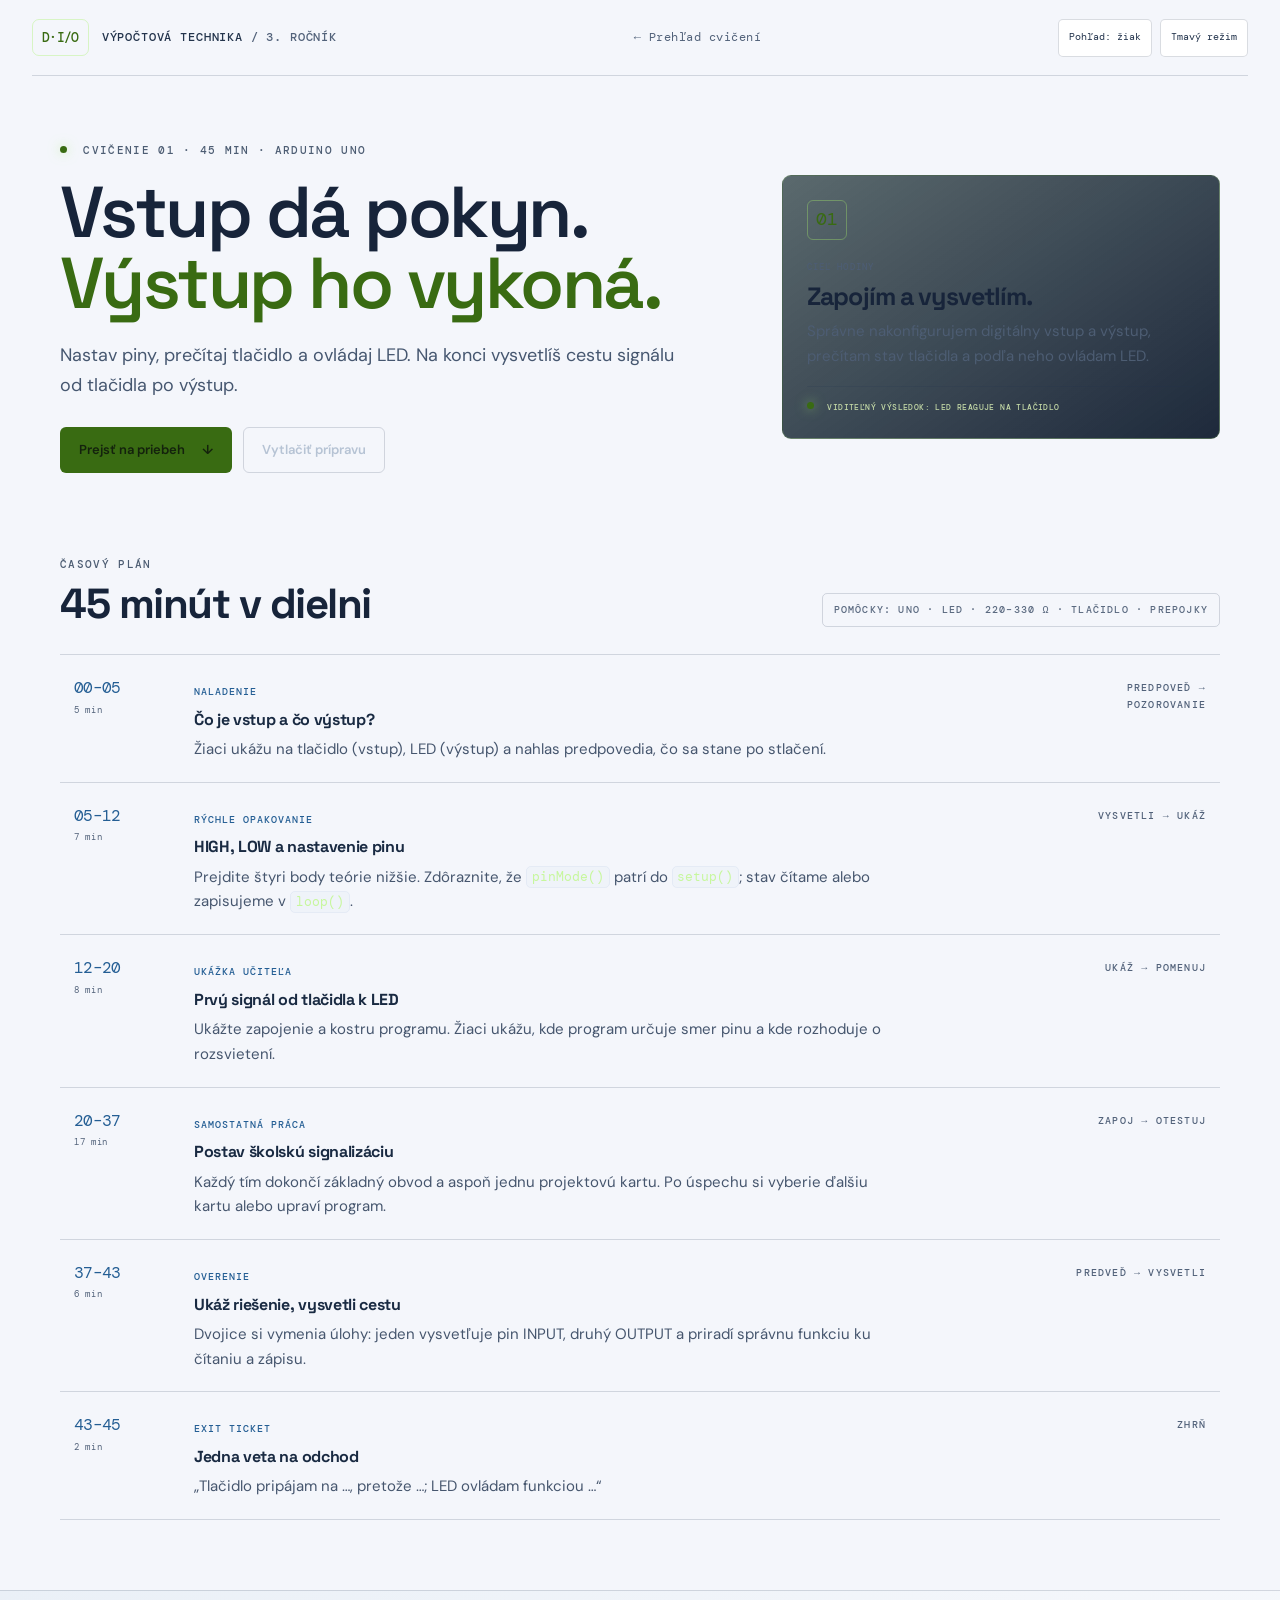
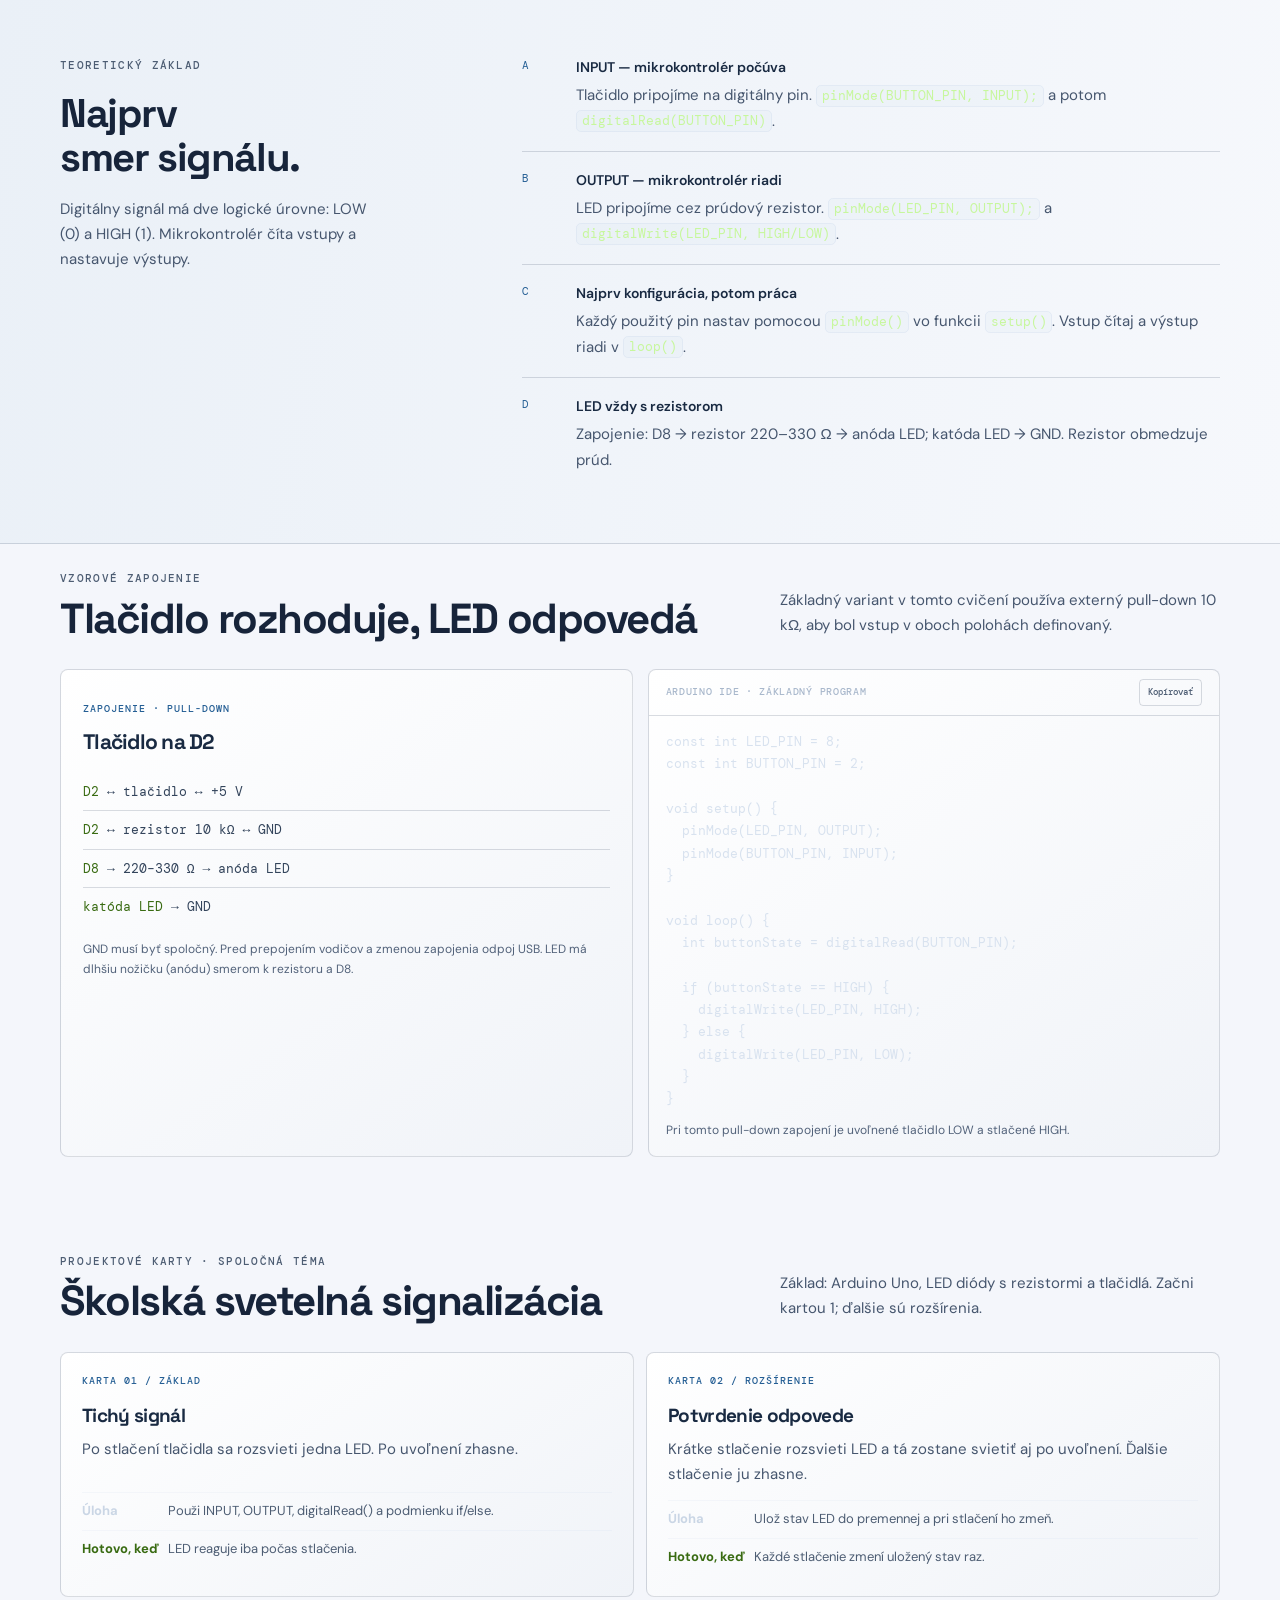
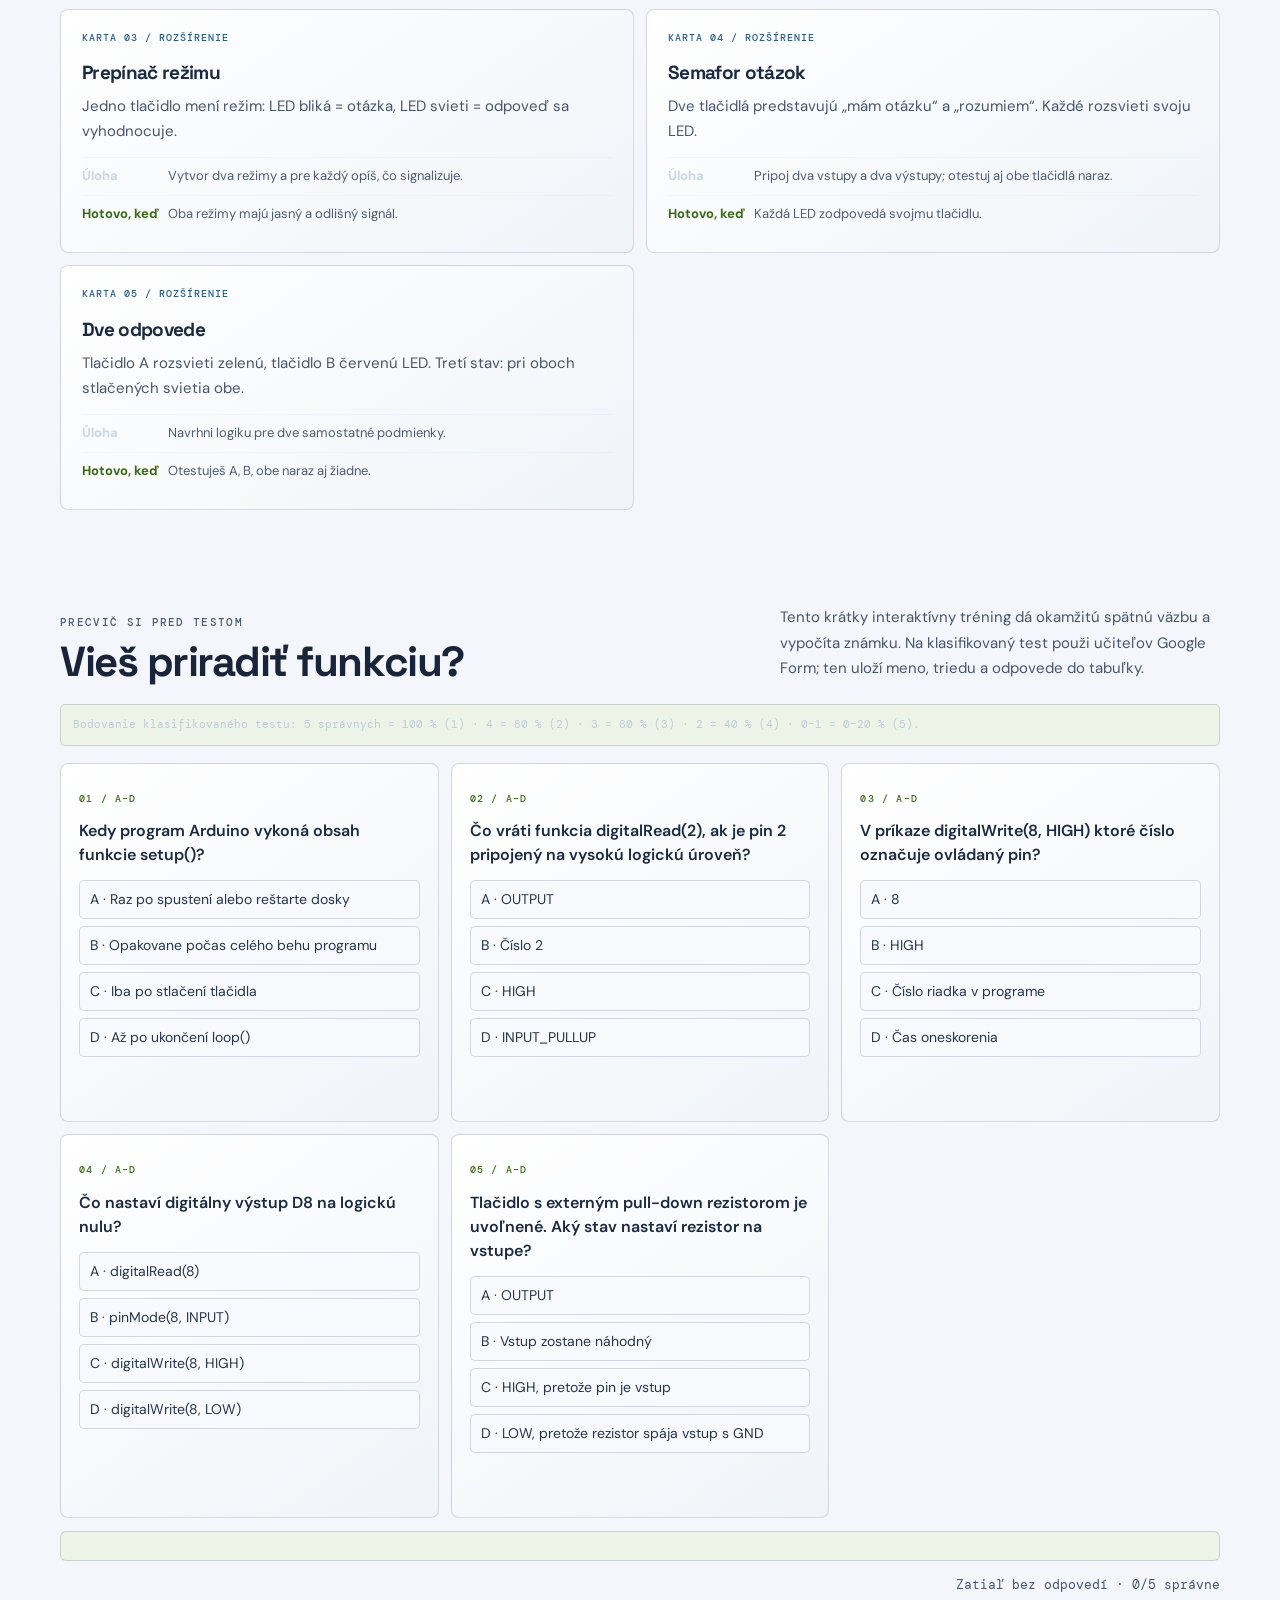
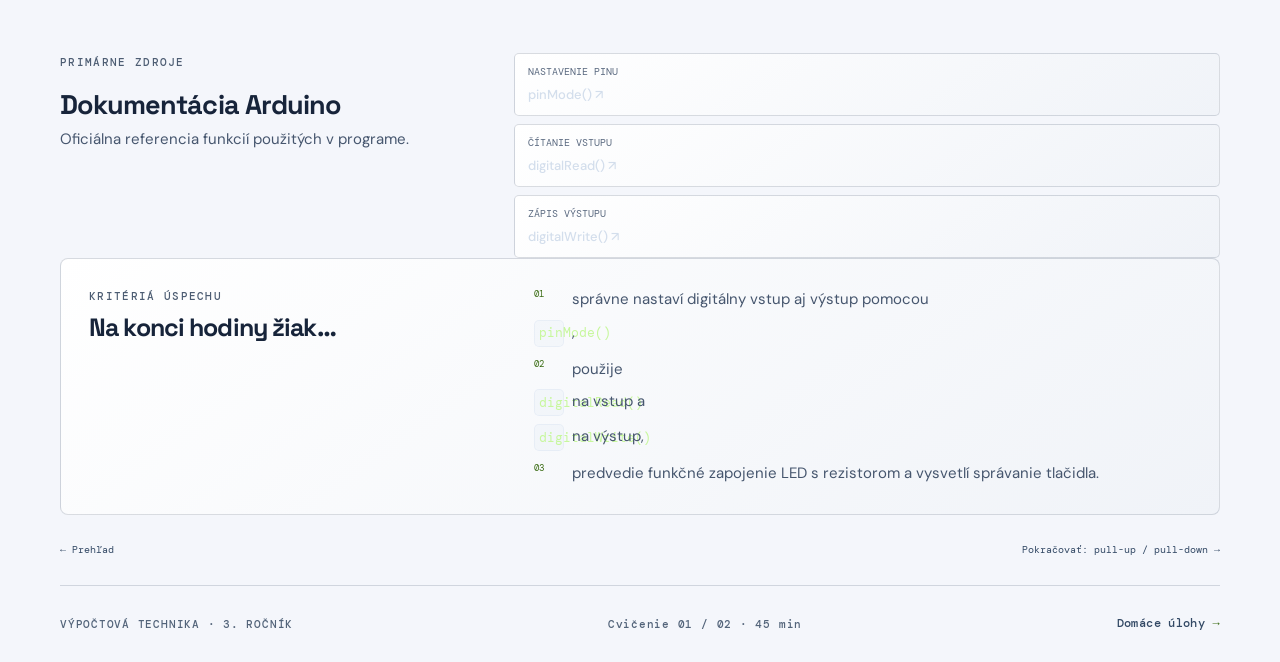
<file: Cvicenie_vypoctova_techgnika/cvicenie-1.html>
<!doctype html>
<html lang="sk">
<head>
  <meta charset="utf-8">
  <meta name="viewport" content="width=device-width, initial-scale=1">
  <meta name="theme-color" content="#0b1425">
  <meta name="description" content="45-minútové praktické cvičenie: digitálne vstupy a výstupy na Arduino Uno.">
  <title>01 — Vstup dá pokyn | Výpočtová technika</title>
  <link rel="stylesheet" href="style.css">
  <script src="app.js" defer></script>
</head>
<body>
  <header class="site-header"><a class="wordmark" href="index.html"><span class="wordmark-icon">D·I/O</span><span>VÝPOČTOVÁ TECHNIKA <span class="wordmark-muted">/ 3. ROČNÍK</span></span></a><a class="header-link" href="index.html">← Prehľad cvičení</a></header>
  <main>
    <section class="lesson-hero shell">
      <div><p class="eyebrow"><span class="live-dot"></span> CVIČENIE 01 · 45 MIN · ARDUINO UNO</p><h1>Vstup dá pokyn.<br><span>Výstup ho vykoná.</span></h1><p class="hero-lead">Nastav piny, prečítaj tlačidlo a ovládaj LED. Na konci vysvetlíš cestu signálu od tlačidla po výstup.</p><div class="hero-actions"><a class="button button-primary" href="#priebeh">Prejsť na priebeh <span aria-hidden="true">↓</span></a><button class="button button-quiet print-button" type="button" data-print>Vytlačiť prípravu</button></div></div>
      <aside class="outcome-card"><span class="outcome-icon">01</span><p class="eyebrow">CIEĽ HODINY</p><h2>Zapojím a vysvetlím.</h2><p>Správne nakonfigurujem digitálny vstup a výstup, prečítam stav tlačidla a podľa neho ovládam LED.</p><div class="success-line"><span class="live-dot"></span> VIDITEĽNÝ VÝSLEDOK: LED REAGUJE NA TLAČIDLO</div></aside>
    </section>

    <section class="shell lesson-section" id="priebeh">
      <div class="section-heading"><div><p class="eyebrow">ČASOVÝ PLÁN</p><h2>45 minút v dielni</h2></div><span class="duration duration-large">POMÔCKY: UNO · LED · 220–330 Ω · TLAČIDLO · PREPOJKY</span></div>
      <div class="timeline">
        <article class="timeline-row"><span class="time">00–05<small>5 min</small></span><div><span class="phase">NALADENIE</span><h3>Čo je vstup a čo výstup?</h3><p>Žiaci ukážu na tlačidlo (vstup), LED (výstup) a nahlas predpovedia, čo sa stane po stlačení.</p></div><span class="teacher-cue">PREDPOVEĎ → POZOROVANIE</span></article>
        <article class="timeline-row"><span class="time">05–12<small>7 min</small></span><div><span class="phase">RÝCHLE OPAKOVANIE</span><h3>HIGH, LOW a nastavenie pinu</h3><p>Prejdite štyri body teórie nižšie. Zdôraznite, že <code>pinMode()</code> patrí do <code>setup()</code>; stav čítame alebo zapisujeme v <code>loop()</code>.</p></div><span class="teacher-cue">VYSVETLI → UKÁŽ</span></article>
        <article class="timeline-row"><span class="time">12–20<small>8 min</small></span><div><span class="phase">UKÁŽKA UČITEĽA</span><h3>Prvý signál od tlačidla k LED</h3><p>Ukážte zapojenie a kostru programu. Žiaci ukážu, kde program určuje smer pinu a kde rozhoduje o rozsvietení.</p></div><span class="teacher-cue">UKÁŽ → POMENUJ</span></article>
        <article class="timeline-row"><span class="time">20–37<small>17 min</small></span><div><span class="phase">SAMOSTATNÁ PRÁCA</span><h3>Postav školskú signalizáciu</h3><p>Každý tím dokončí základný obvod a aspoň jednu projektovú kartu. Po úspechu si vyberie ďalšiu kartu alebo upraví program.</p></div><span class="teacher-cue">ZAPOJ → OTESTUJ</span></article>
        <article class="timeline-row"><span class="time">37–43<small>6 min</small></span><div><span class="phase">OVERENIE</span><h3>Ukáž riešenie, vysvetli cestu</h3><p>Dvojice si vymenia úlohy: jeden vysvetľuje pin INPUT, druhý OUTPUT a priradí správnu funkciu ku čítaniu a zápisu.</p></div><span class="teacher-cue">PREDVEĎ → VYSVETLI</span></article>
        <article class="timeline-row"><span class="time">43–45<small>2 min</small></span><div><span class="phase">EXIT TICKET</span><h3>Jedna veta na odchod</h3><p>„Tlačidlo pripájam na …, pretože …; LED ovládam funkciou …“</p></div><span class="teacher-cue">ZHRŇ</span></article>
      </div>
    </section>

    <section class="theory-band">
      <div class="shell theory-layout">
        <div class="theory-intro"><p class="eyebrow">TEORETICKÝ ZÁKLAD</p><h2>Najprv<br>smer signálu.</h2><p>Digitálny signál má dve logické úrovne: LOW (0) a HIGH (1). Mikrokontrolér číta vstupy a nastavuje výstupy.</p></div>
        <div class="theory-list">
          <article class="theory-item"><span class="theory-index">A</span><div><h3>INPUT — mikrokontrolér počúva</h3><p>Tlačidlo pripojíme na digitálny pin. <code>pinMode(BUTTON_PIN, INPUT);</code> a potom <code>digitalRead(BUTTON_PIN)</code>.</p></div></article>
          <article class="theory-item"><span class="theory-index">B</span><div><h3>OUTPUT — mikrokontrolér riadi</h3><p>LED pripojíme cez prúdový rezistor. <code>pinMode(LED_PIN, OUTPUT);</code> a <code>digitalWrite(LED_PIN, HIGH/LOW)</code>.</p></div></article>
          <article class="theory-item"><span class="theory-index">C</span><div><h3>Najprv konfigurácia, potom práca</h3><p>Každý použitý pin nastav pomocou <code>pinMode()</code> vo funkcii <code>setup()</code>. Vstup čítaj a výstup riadi v <code>loop()</code>.</p></div></article>
          <article class="theory-item"><span class="theory-index">D</span><div><h3>LED vždy s rezistorom</h3><p>Zapojenie: D8 → rezistor 220–330 Ω → anóda LED; katóda LED → GND. Rezistor obmedzuje prúd.</p></div></article>
        </div>
      </div>
    </section>

    <section class="shell lesson-section">
      <div class="section-heading"><div><p class="eyebrow">VZOROVÉ ZAPOJENIE</p><h2>Tlačidlo rozhoduje, LED odpovedá</h2></div><p class="section-note">Základný variant v tomto cvičení používa externý pull-down 10 kΩ, aby bol vstup v oboch polohách definovaný.</p></div>
      <div class="wiring-grid">
        <article class="panel"><span class="phase">ZAPOJENIE · PULL-DOWN</span><h3>Tlačidlo na D2</h3><div class="wiring-lines"><p><span>D2</span> ↔ tlačidlo ↔ +5 V</p><p><span>D2</span> ↔ rezistor 10 kΩ ↔ GND</p><p><span>D8</span> → 220–330 Ω → anóda LED</p><p><span>katóda LED</span> → GND</p></div><p class="fine-print">GND musí byť spoločný. Pred prepojením vodičov a zmenou zapojenia odpoj USB. LED má dlhšiu nožičku (anódu) smerom k rezistoru a D8.</p></article>
        <article class="panel code-panel"><div class="code-heading"><span>ARDUINO IDE · ZÁKLADNÝ PROGRAM</span><button class="copy-button" type="button" data-copy="code-one">Kopírovať</button></div><pre><code id="code-one">const int LED_PIN = 8;
const int BUTTON_PIN = 2;

void setup() {
  pinMode(LED_PIN, OUTPUT);
  pinMode(BUTTON_PIN, INPUT);
}

void loop() {
  int buttonState = digitalRead(BUTTON_PIN);

  if (buttonState == HIGH) {
    digitalWrite(LED_PIN, HIGH);
  } else {
    digitalWrite(LED_PIN, LOW);
  }
}</code></pre><p class="fine-print">Pri tomto pull-down zapojení je uvoľnené tlačidlo LOW a stlačené HIGH.</p></article>
      </div>
    </section>

    <section class="shell lesson-section">
      <div class="section-heading"><div><p class="eyebrow">PROJEKTOVÉ KARTY · SPOLOČNÁ TÉMA</p><h2>Školská svetelná signalizácia</h2></div><p class="section-note">Základ: Arduino Uno, LED diódy s rezistormi a tlačidlá. Začni kartou 1; ďalšie sú rozšírenia.</p></div>
      <div class="project-grid">
        <article class="project-card"><span class="project-number">KARTA 01 / ZÁKLAD</span><h3>Tichý signál</h3><p>Po stlačení tlačidla sa rozsvieti jedna LED. Po uvoľnení zhasne.</p><div class="task-line"><strong>Úloha</strong><span>Použi INPUT, OUTPUT, digitalRead() a podmienku if/else.</span></div><div class="check-line"><strong>Hotovo, keď</strong><span>LED reaguje iba počas stlačenia.</span></div></article>
        <article class="project-card"><span class="project-number">KARTA 02 / ROZŠÍRENIE</span><h3>Potvrdenie odpovede</h3><p>Krátke stlačenie rozsvieti LED a tá zostane svietiť aj po uvoľnení. Ďalšie stlačenie ju zhasne.</p><div class="task-line"><strong>Úloha</strong><span>Ulož stav LED do premennej a pri stlačení ho zmeň.</span></div><div class="check-line"><strong>Hotovo, keď</strong><span>Každé stlačenie zmení uložený stav raz.</span></div></article>
        <article class="project-card"><span class="project-number">KARTA 03 / ROZŠÍRENIE</span><h3>Prepínač režimu</h3><p>Jedno tlačidlo mení režim: LED bliká = otázka, LED svieti = odpoveď sa vyhodnocuje.</p><div class="task-line"><strong>Úloha</strong><span>Vytvor dva režimy a pre každý opíš, čo signalizuje.</span></div><div class="check-line"><strong>Hotovo, keď</strong><span>Oba režimy majú jasný a odlišný signál.</span></div></article>
        <article class="project-card"><span class="project-number">KARTA 04 / ROZŠÍRENIE</span><h3>Semafor otázok</h3><p>Dve tlačidlá predstavujú „mám otázku“ a „rozumiem“. Každé rozsvieti svoju LED.</p><div class="task-line"><strong>Úloha</strong><span>Pripoj dva vstupy a dva výstupy; otestuj aj obe tlačidlá naraz.</span></div><div class="check-line"><strong>Hotovo, keď</strong><span>Každá LED zodpovedá svojmu tlačidlu.</span></div></article>
        <article class="project-card"><span class="project-number">KARTA 05 / ROZŠÍRENIE</span><h3>Dve odpovede</h3><p>Tlačidlo A rozsvieti zelenú, tlačidlo B červenú LED. Tretí stav: pri oboch stlačených svietia obe.</p><div class="task-line"><strong>Úloha</strong><span>Navrhni logiku pre dve samostatné podmienky.</span></div><div class="check-line"><strong>Hotovo, keď</strong><span>Otestuješ A, B, obe naraz aj žiadne.</span></div></article>
        <article class="project-card teacher-card"><span class="project-number">PRE UČITEĽA / DIFERENCIÁCIA</span><h3>Podpora aj výzva</h3><p>Podpora: pripravená kostra kódu a pinová tabuľka. Základ: karta 1. Výzva: karta 4 alebo 5, premenná a zdôvodnenie výberu pinov.</p><div class="task-line"><strong>Formujúca spätná väzba</strong><span>„Ktorý pin číta? Ktorý pin riadi? Ako to vieš?“</span></div></article>
      </div>
    </section>

    <section class="teacher-notes shell" data-teacher-only>
      <p class="eyebrow">UČITEĽSKÉ POZNÁMKY · SKRYTÉ V POHĽADE ŽIAKA</p>
      <h2>Metodické vedenie hodiny</h2>
      <div class="teacher-notes-grid">
        <article><h3>Pred začiatkom</h3><p>Pripravte pre každú dvojicu Arduino Uno, LED, tlačidlo, rezistor LED 220–330 Ω, pull-down rezistor 10 kΩ a prepojovacie vodiče. Skontrolujte spoločnú GND a dohodnite pravidlo: káble sa menia len pri odpojenej USB napájacej šnúre.</p></article>
        <article><h3>Formujúce otázky</h3><p>Pred zapojením: „Ktorý pin bude počúvať? Ktorý bude riadiť? Aký stav očakávaš pred stlačením?“ Po zapojení: „Ktorý riadok načíta vstup a ktorý nastaví LED?“</p></article>
        <article><h3>Diferenciácia a dôkaz učenia</h3><p>Podpora: tabuľka pin → režim → funkcia a čiastočne pripravená kostra kódu. Základ: Karta 01. Rozšírenie: prepínanie stavov alebo dve tlačidlá. Úspech: žiak predvedie obe polohy a vysvetlí INPUT, OUTPUT aj prúdový rezistor.</p></article>
      </div>
    </section>

    <section class="shell lesson-section compact-section">
      <div class="section-heading"><div><p class="eyebrow">PRECVIČ SI PRED TESTOM</p><h2>Vieš priradiť funkciu?</h2></div><p class="section-note">Tento krátky interaktívny tréning dá okamžitú spätnú väzbu a vypočíta známku. Na klasifikovaný test použi učiteľov Google Form; ten uloží meno, triedu a odpovede do tabuľky.</p></div>
      <p class="quiz-grade-guide">Bodovanie klasifikovaného testu: 5 správnych = 100 % (1) · 4 = 80 % (2) · 3 = 60 % (3) · 2 = 40 % (4) · 0–1 = 0–20 % (5).</p>
      <div class="quiz-grid">
        <article class="quiz-card" data-quiz="one"><span class="question-number">01 / A–D</span><h3>Kedy program Arduino vykoná obsah funkcie setup()?</h3><div class="answer-list"><button type="button" data-answer="correct">A · Raz po spustení alebo reštarte dosky</button><button type="button" data-answer="wrong">B · Opakovane počas celého behu programu</button><button type="button" data-answer="wrong">C · Iba po stlačení tlačidla</button><button type="button" data-answer="wrong">D · Až po ukončení loop()</button></div><p class="feedback" aria-live="polite"></p></article>
        <article class="quiz-card" data-quiz="two"><span class="question-number">02 / A–D</span><h3>Čo vráti funkcia digitalRead(2), ak je pin 2 pripojený na vysokú logickú úroveň?</h3><div class="answer-list"><button type="button" data-answer="wrong">A · OUTPUT</button><button type="button" data-answer="wrong">B · Číslo 2</button><button type="button" data-answer="correct">C · HIGH</button><button type="button" data-answer="wrong">D · INPUT_PULLUP</button></div><p class="feedback" aria-live="polite"></p></article>
        <article class="quiz-card" data-quiz="three"><span class="question-number">03 / A–D</span><h3>V príkaze digitalWrite(8, HIGH) ktoré číslo označuje ovládaný pin?</h3><div class="answer-list"><button type="button" data-answer="correct">A · 8</button><button type="button" data-answer="wrong">B · HIGH</button><button type="button" data-answer="wrong">C · Číslo riadka v programe</button><button type="button" data-answer="wrong">D · Čas oneskorenia</button></div><p class="feedback" aria-live="polite"></p></article>
        <article class="quiz-card" data-quiz="four"><span class="question-number">04 / A–D</span><h3>Čo nastaví digitálny výstup D8 na logickú nulu?</h3><div class="answer-list"><button type="button" data-answer="wrong">A · digitalRead(8)</button><button type="button" data-answer="wrong">B · pinMode(8, INPUT)</button><button type="button" data-answer="wrong">C · digitalWrite(8, HIGH)</button><button type="button" data-answer="correct">D · digitalWrite(8, LOW)</button></div><p class="feedback" aria-live="polite"></p></article>
        <article class="quiz-card" data-quiz="five"><span class="question-number">05 / A–D</span><h3>Tlačidlo s externým pull-down rezistorom je uvoľnené. Aký stav nastaví rezistor na vstupe?</h3><div class="answer-list"><button type="button" data-answer="wrong">A · OUTPUT</button><button type="button" data-answer="wrong">B · Vstup zostane náhodný</button><button type="button" data-answer="wrong">C · HIGH, pretože pin je vstup</button><button type="button" data-answer="correct">D · LOW, pretože rezistor spája vstup s GND</button></div><p class="feedback" aria-live="polite"></p></article>
      </div>
      <section class="quiz-result" data-quiz-result hidden aria-live="polite"></section>
      <p class="score-line" data-score aria-live="polite">Zatiaľ bez odpovedí · 0/5 správne</p>
      <p class="quiz-form-note" data-teacher-only><strong>Google Forms:</strong> Na klasifikované hodnotenie použi formulár „Test 1.17“. Zaznamená meno, triedu a odpovede žiakov a automaticky vypočíta známku. <a href="google-formular.html">Otvoriť návod na nastavenie testov →</a></p>
    </section>

    <section class="lesson-sources shell">
      <div><p class="eyebrow">PRIMÁRNE ZDROJE</p><h2>Dokumentácia Arduino</h2><p class="section-note">Oficiálna referencia funkcií použitých v programe.</p></div>
      <div class="resource-links">
        <a href="https://docs.arduino.cc/language-reference/en/functions/digital-io/pinMode/" target="_blank" rel="noopener noreferrer"><span>NASTAVENIE PINU</span><strong>pinMode() ↗</strong></a>
        <a href="https://docs.arduino.cc/language-reference/en/functions/digital-io/digitalread/" target="_blank" rel="noopener noreferrer"><span>ČÍTANIE VSTUPU</span><strong>digitalRead() ↗</strong></a>
        <a href="https://docs.arduino.cc/language-reference/en/functions/digital-io/digitalwrite/" target="_blank" rel="noopener noreferrer"><span>ZÁPIS VÝSTUPU</span><strong>digitalWrite() ↗</strong></a>
      </div>
    </section>

    <section class="shell assessment-section"><div><p class="eyebrow">KRITÉRIÁ ÚSPECHU</p><h2>Na konci hodiny žiak…</h2></div><ul class="assessment-list"><li><span>01</span> správne nastaví digitálny vstup aj výstup pomocou <code>pinMode()</code>,</li><li><span>02</span> použije <code>digitalRead()</code> na vstup a <code>digitalWrite()</code> na výstup,</li><li><span>03</span> predvedie funkčné zapojenie LED s rezistorom a vysvetlí správanie tlačidla.</li></ul></section>
    <nav class="lesson-nav shell" aria-label="Navigácia cvičení"><a href="index.html">← Prehľad</a><a class="next-link" href="cvicenie-2.html">Pokračovať: pull-up / pull-down →</a></nav>
  </main>
  <footer class="site-footer shell"><span>VÝPOČTOVÁ TECHNIKA · 3. ROČNÍK</span><span>Cvičenie 01 / 02 · 45 min</span><a href="domace-ulohy.html">Domáce úlohy <span aria-hidden="true">→</span></a></footer>
</body>
</html>
</file>
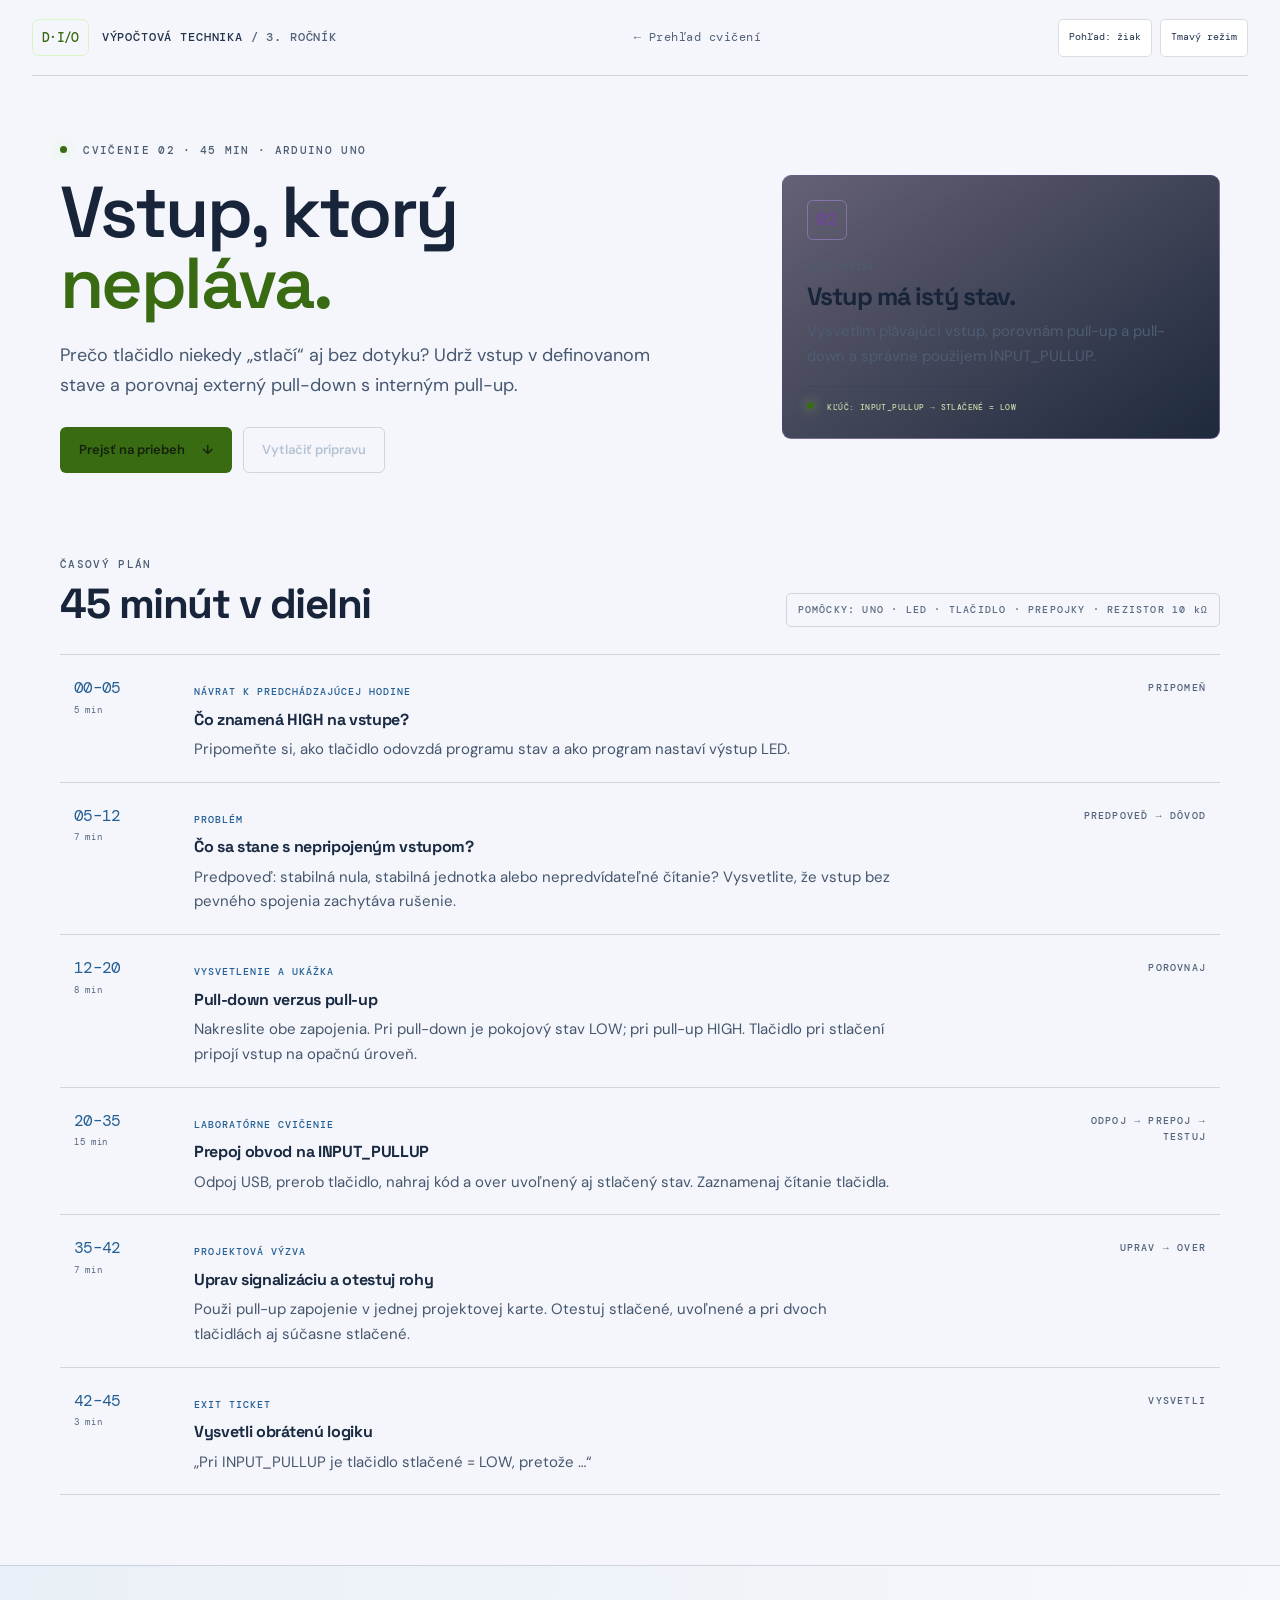
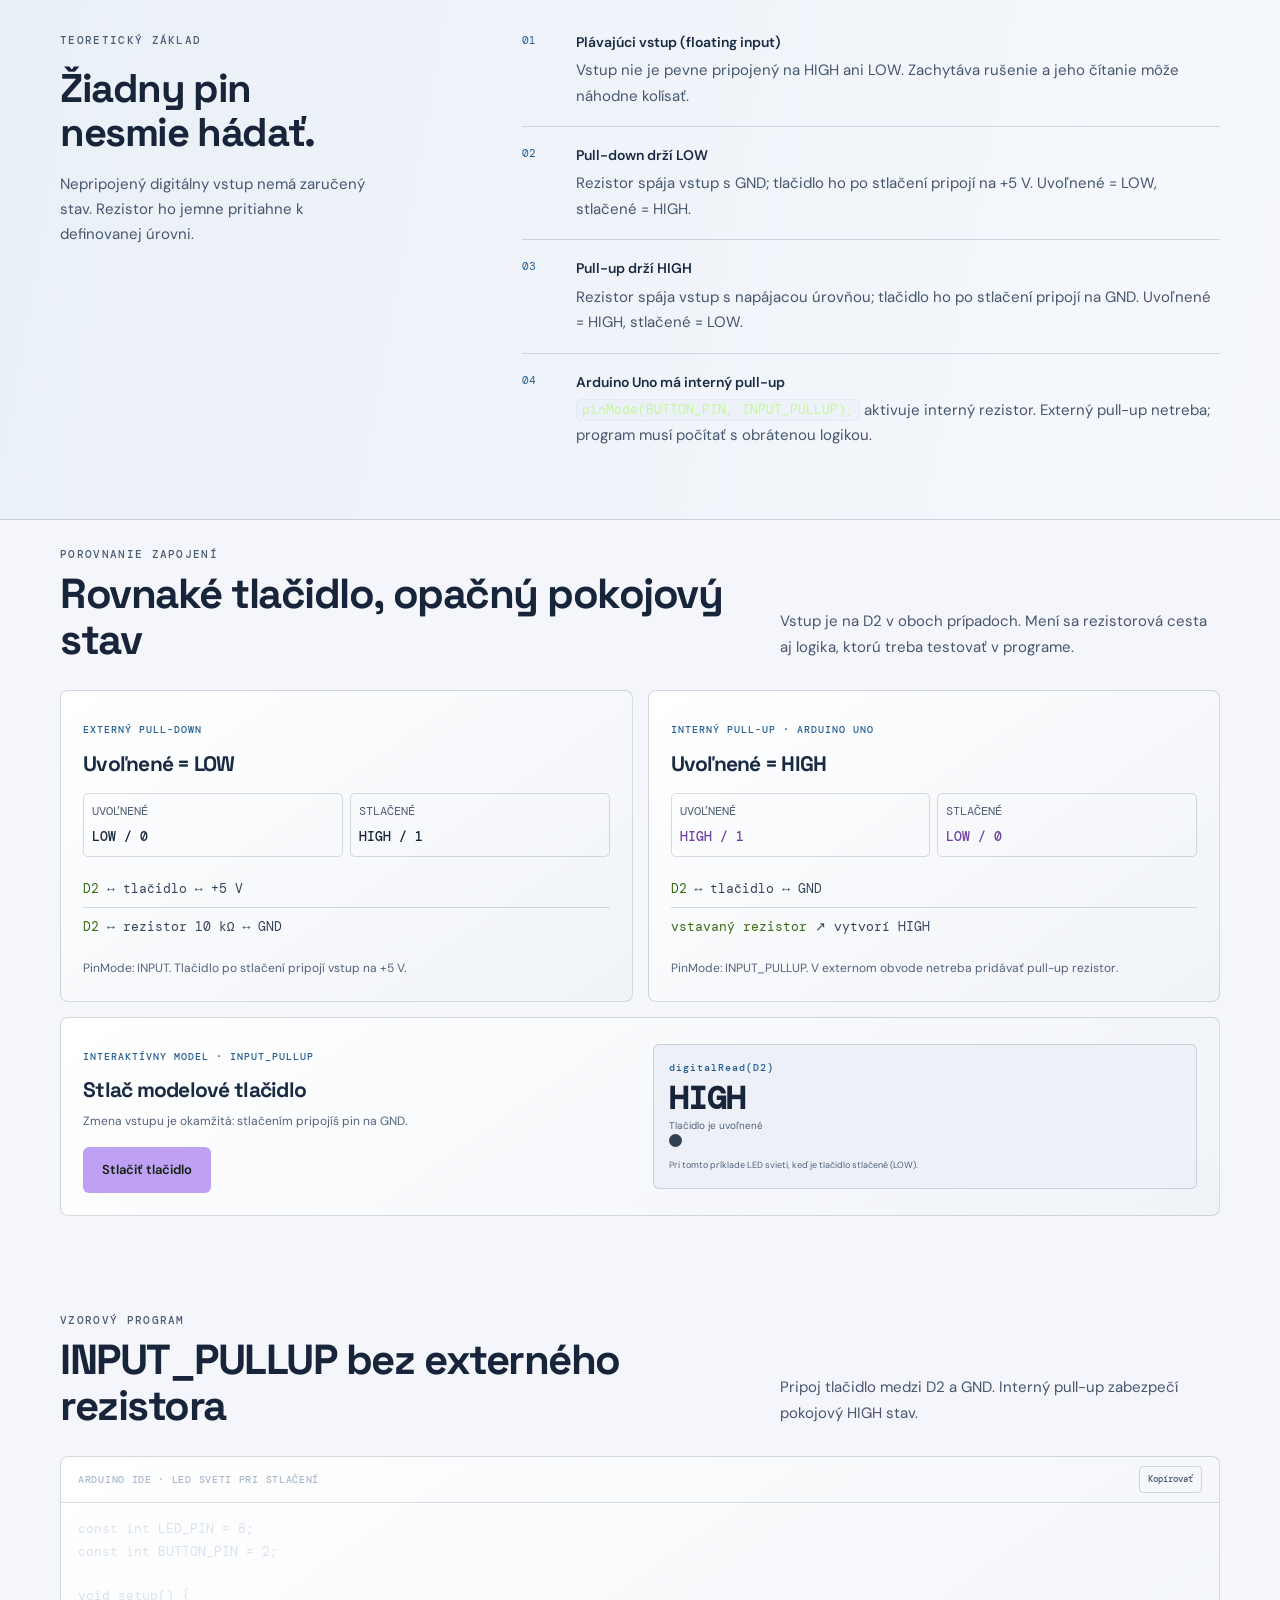
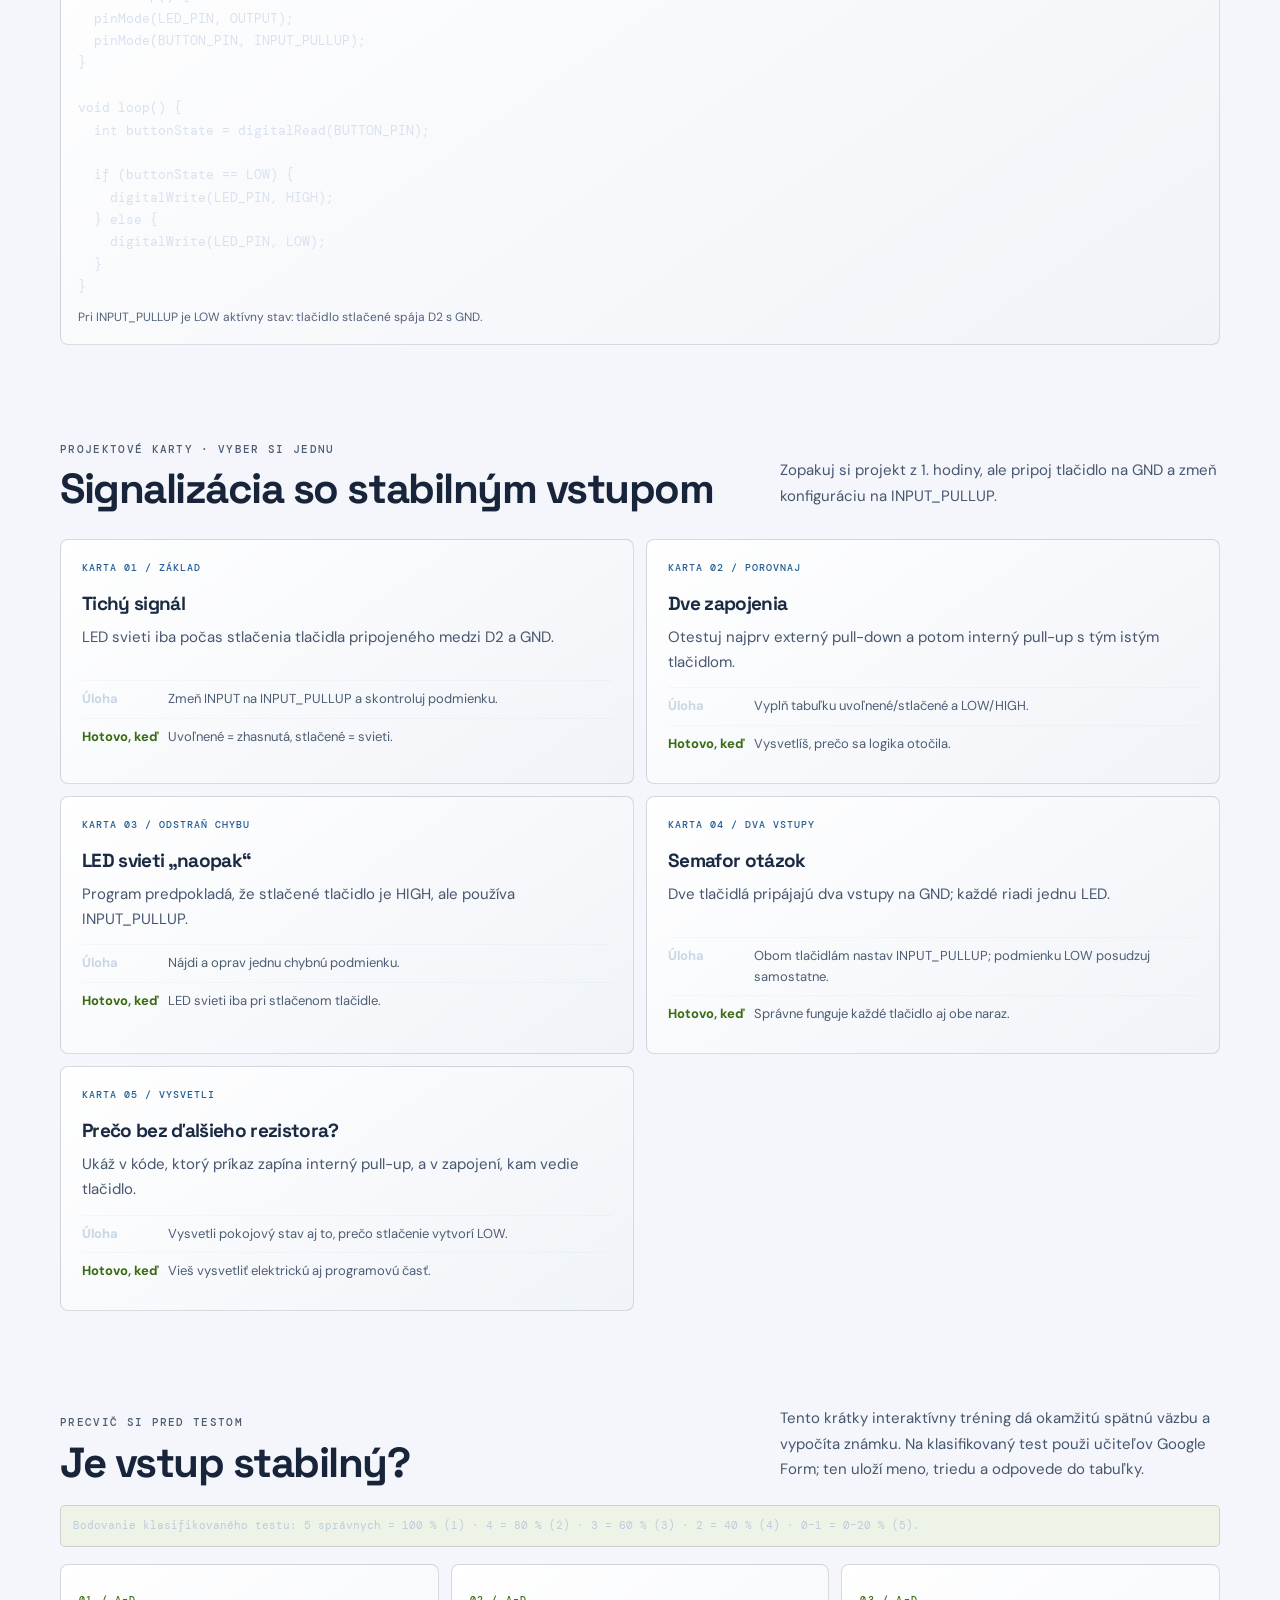
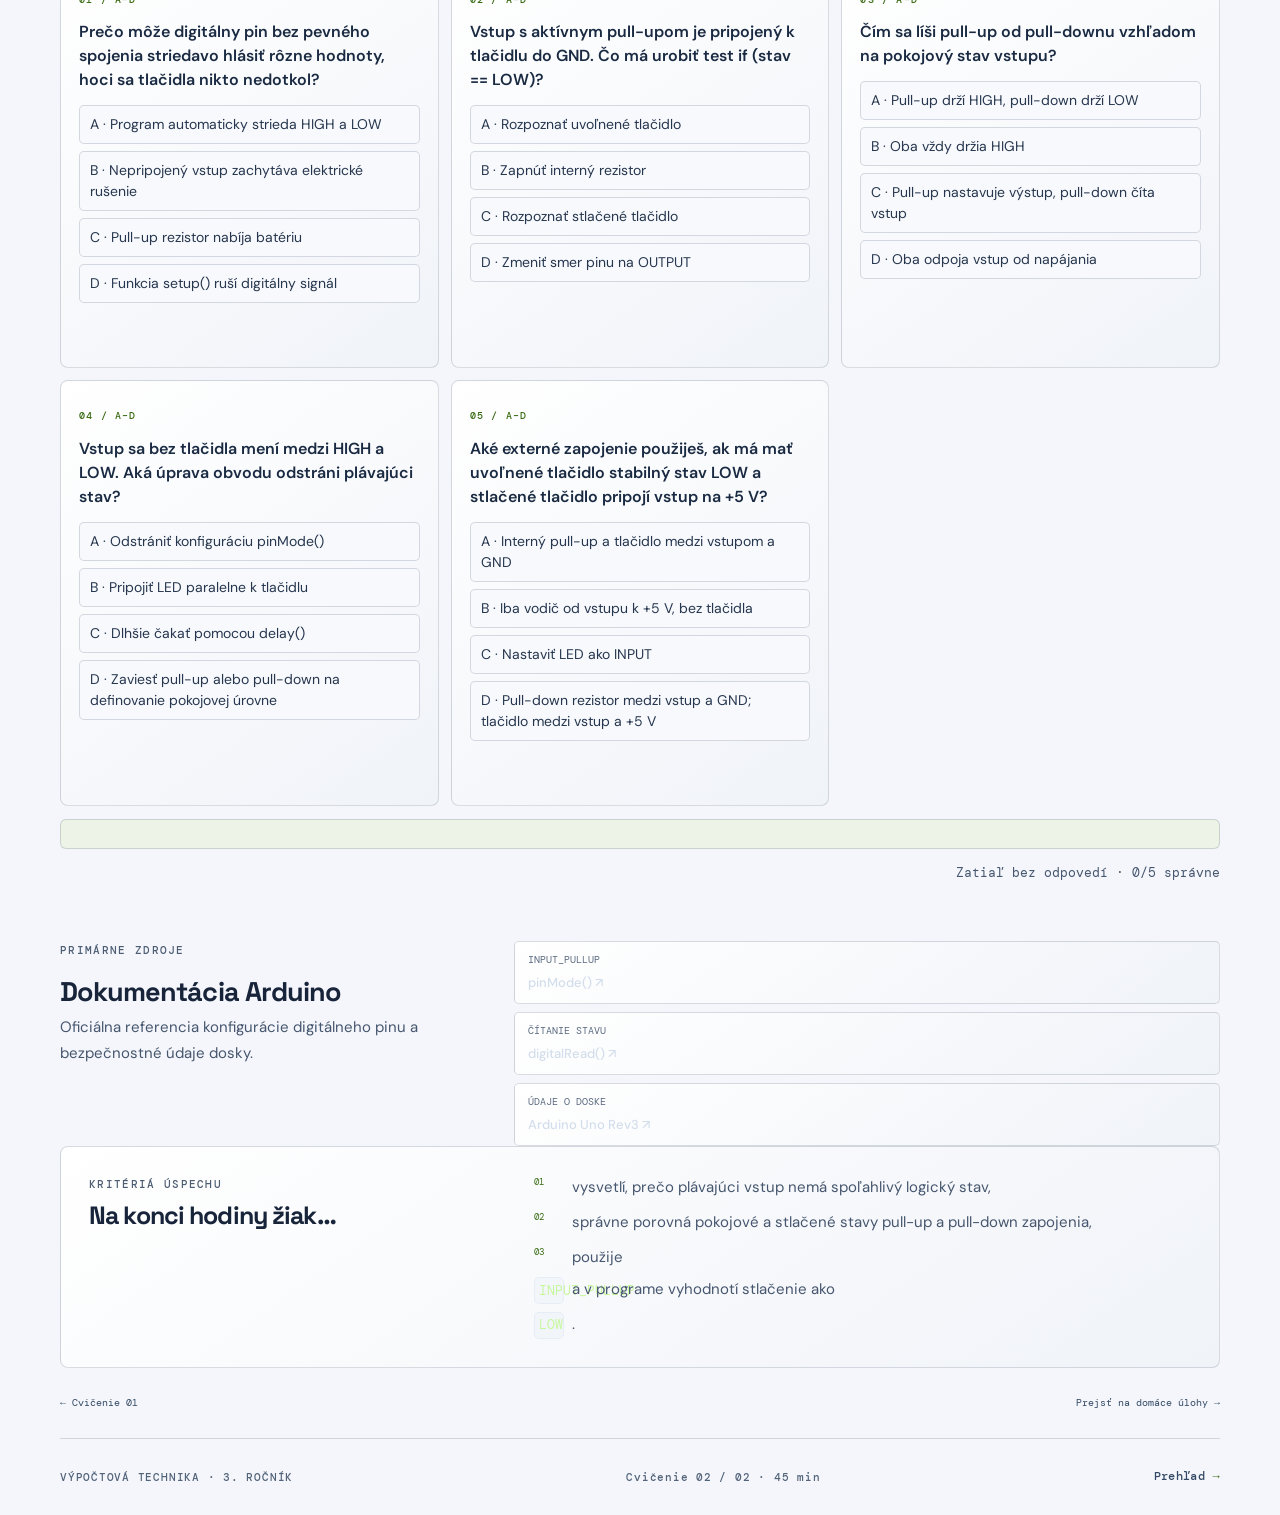
<file: Cvicenie_vypoctova_techgnika/cvicenie-2.html>
<!doctype html>
<html lang="sk">
<head>
  <meta charset="utf-8">
  <meta name="viewport" content="width=device-width, initial-scale=1">
  <meta name="theme-color" content="#0b1425">
  <meta name="description" content="45-minútové praktické cvičenie o pull-up a pull-down rezistoroch a stabilných digitálnych vstupoch.">
  <title>02 — Vstup, ktorý nepláva | Výpočtová technika</title>
  <link rel="stylesheet" href="style.css">
  <script src="app.js" defer></script>
</head>
<body>
  <header class="site-header"><a class="wordmark" href="index.html"><span class="wordmark-icon">D·I/O</span><span>VÝPOČTOVÁ TECHNIKA <span class="wordmark-muted">/ 3. ROČNÍK</span></span></a><a class="header-link" href="index.html">← Prehľad cvičení</a></header>
  <main>
    <section class="lesson-hero shell">
      <div><p class="eyebrow"><span class="live-dot"></span> CVIČENIE 02 · 45 MIN · ARDUINO UNO</p><h1>Vstup, ktorý<br><span>nepláva.</span></h1><p class="hero-lead">Prečo tlačidlo niekedy „stlačí“ aj bez dotyku? Udrž vstup v definovanom stave a porovnaj externý pull-down s interným pull-up.</p><div class="hero-actions"><a class="button button-primary" href="#priebeh">Prejsť na priebeh <span aria-hidden="true">↓</span></a><button class="button button-quiet print-button" type="button" data-print>Vytlačiť prípravu</button></div></div>
      <aside class="outcome-card outcome-card-purple"><span class="outcome-icon">02</span><p class="eyebrow">CIEĽ HODINY</p><h2>Vstup má istý stav.</h2><p>Vysvetlím plávajúci vstup, porovnám pull-up a pull-down a správne použijem INPUT_PULLUP.</p><div class="success-line"><span class="live-dot"></span> KĽÚČ: INPUT_PULLUP → STLAČENÉ = LOW</div></aside>
    </section>

    <section class="shell lesson-section" id="priebeh">
      <div class="section-heading"><div><p class="eyebrow">ČASOVÝ PLÁN</p><h2>45 minút v dielni</h2></div><span class="duration duration-large">POMÔCKY: UNO · LED · TLAČIDLO · PREPOJKY · REZISTOR 10 kΩ</span></div>
      <div class="timeline">
        <article class="timeline-row"><span class="time">00–05<small>5 min</small></span><div><span class="phase">NÁVRAT K PREDCHÁDZAJÚCEJ HODINE</span><h3>Čo znamená HIGH na vstupe?</h3><p>Pripomeňte si, ako tlačidlo odovzdá programu stav a ako program nastaví výstup LED.</p></div><span class="teacher-cue">PRIPOMEŇ</span></article>
        <article class="timeline-row"><span class="time">05–12<small>7 min</small></span><div><span class="phase">PROBLÉM</span><h3>Čo sa stane s nepripojeným vstupom?</h3><p>Predpoveď: stabilná nula, stabilná jednotka alebo nepredvídateľné čítanie? Vysvetlite, že vstup bez pevného spojenia zachytáva rušenie.</p></div><span class="teacher-cue">PREDPOVEĎ → DÔVOD</span></article>
        <article class="timeline-row"><span class="time">12–20<small>8 min</small></span><div><span class="phase">VYSVETLENIE A UKÁŽKA</span><h3>Pull-down verzus pull-up</h3><p>Nakreslite obe zapojenia. Pri pull-down je pokojový stav LOW; pri pull-up HIGH. Tlačidlo pri stlačení pripojí vstup na opačnú úroveň.</p></div><span class="teacher-cue">POROVNAJ</span></article>
        <article class="timeline-row"><span class="time">20–35<small>15 min</small></span><div><span class="phase">LABORATÓRNE CVIČENIE</span><h3>Prepoj obvod na INPUT_PULLUP</h3><p>Odpoj USB, prerob tlačidlo, nahraj kód a over uvoľnený aj stlačený stav. Zaznamenaj čítanie tlačidla.</p></div><span class="teacher-cue">ODPOJ → PREPOJ → TESTUJ</span></article>
        <article class="timeline-row"><span class="time">35–42<small>7 min</small></span><div><span class="phase">PROJEKTOVÁ VÝZVA</span><h3>Uprav signalizáciu a otestuj rohy</h3><p>Použi pull-up zapojenie v jednej projektovej karte. Otestuj stlačené, uvoľnené a pri dvoch tlačidlách aj súčasne stlačené.</p></div><span class="teacher-cue">UPRAV → OVER</span></article>
        <article class="timeline-row"><span class="time">42–45<small>3 min</small></span><div><span class="phase">EXIT TICKET</span><h3>Vysvetli obrátenú logiku</h3><p>„Pri INPUT_PULLUP je tlačidlo stlačené = LOW, pretože …“</p></div><span class="teacher-cue">VYSVETLI</span></article>
      </div>
    </section>

    <section class="theory-band">
      <div class="shell theory-layout">
        <div class="theory-intro"><p class="eyebrow">TEORETICKÝ ZÁKLAD</p><h2>Žiadny pin<br>nesmie hádať.</h2><p>Nepripojený digitálny vstup nemá zaručený stav. Rezistor ho jemne pritiahne k definovanej úrovni.</p></div>
        <div class="theory-list">
          <article class="theory-item"><span class="theory-index">01</span><div><h3>Plávajúci vstup (floating input)</h3><p>Vstup nie je pevne pripojený na HIGH ani LOW. Zachytáva rušenie a jeho čítanie môže náhodne kolísať.</p></div></article>
          <article class="theory-item"><span class="theory-index">02</span><div><h3>Pull-down drží LOW</h3><p>Rezistor spája vstup s GND; tlačidlo ho po stlačení pripojí na +5 V. Uvoľnené = LOW, stlačené = HIGH.</p></div></article>
          <article class="theory-item"><span class="theory-index">03</span><div><h3>Pull-up drží HIGH</h3><p>Rezistor spája vstup s napájacou úrovňou; tlačidlo ho po stlačení pripojí na GND. Uvoľnené = HIGH, stlačené = LOW.</p></div></article>
          <article class="theory-item"><span class="theory-index">04</span><div><h3>Arduino Uno má interný pull-up</h3><p><code>pinMode(BUTTON_PIN, INPUT_PULLUP);</code> aktivuje interný rezistor. Externý pull-up netreba; program musí počítať s obrátenou logikou.</p></div></article>
        </div>
      </div>
    </section>

    <section class="shell lesson-section">
      <div class="section-heading"><div><p class="eyebrow">POROVNANIE ZAPOJENÍ</p><h2>Rovnaké tlačidlo, opačný pokojový stav</h2></div><p class="section-note">Vstup je na D2 v oboch prípadoch. Mení sa rezistorová cesta aj logika, ktorú treba testovať v programe.</p></div>
      <div class="compare-grid">
        <article class="panel"><span class="phase">EXTERNÝ PULL-DOWN</span><h3>Uvoľnené = LOW</h3><div class="state-pair"><span>UVOĽNENÉ <b>LOW / 0</b></span><span>STLAČENÉ <b>HIGH / 1</b></span></div><div class="wiring-lines"><p><span>D2</span> ↔ tlačidlo ↔ +5 V</p><p><span>D2</span> ↔ rezistor 10 kΩ ↔ GND</p></div><p class="fine-print">PinMode: INPUT. Tlačidlo po stlačení pripojí vstup na +5 V.</p></article>
        <article class="panel pullup-panel"><span class="phase">INTERNÝ PULL-UP · ARDUINO UNO</span><h3>Uvoľnené = HIGH</h3><div class="state-pair"><span>UVOĽNENÉ <b>HIGH / 1</b></span><span>STLAČENÉ <b>LOW / 0</b></span></div><div class="wiring-lines"><p><span>D2</span> ↔ tlačidlo ↔ GND</p><p><span>vstavaný rezistor</span> ↗ vytvorí HIGH</p></div><p class="fine-print">PinMode: INPUT_PULLUP. V externom obvode netreba pridávať pull-up rezistor.</p></article>
      </div>
      <article class="simulator panel">
        <div class="simulator-copy"><span class="phase">INTERAKTÍVNY MODEL · INPUT_PULLUP</span><h3>Stlač modelové tlačidlo</h3><p>Zmena vstupu je okamžitá: stlačením pripojíš pin na GND.</p><button class="button button-primary sim-button" type="button" data-sim aria-pressed="false">Stlačiť tlačidlo</button></div>
        <div class="sim-readout"><span class="phase">digitalRead(D2)</span><strong data-sim-state>HIGH</strong><span data-sim-copy>Tlačidlo je uvoľnené</span><div class="sim-led" data-sim-led></div><small>Pri tomto príklade LED svieti, keď je tlačidlo stlačené (LOW).</small></div>
      </article>
    </section>

    <section class="shell lesson-section">
      <div class="section-heading"><div><p class="eyebrow">VZOROVÝ PROGRAM</p><h2>INPUT_PULLUP bez externého rezistora</h2></div><p class="section-note">Pripoj tlačidlo medzi D2 a GND. Interný pull-up zabezpečí pokojový HIGH stav.</p></div>
      <article class="panel code-panel"><div class="code-heading"><span>ARDUINO IDE · LED SVETI PRI STLAČENÍ</span><button class="copy-button" type="button" data-copy="code-two">Kopírovať</button></div><pre><code id="code-two">const int LED_PIN = 8;
const int BUTTON_PIN = 2;

void setup() {
  pinMode(LED_PIN, OUTPUT);
  pinMode(BUTTON_PIN, INPUT_PULLUP);
}

void loop() {
  int buttonState = digitalRead(BUTTON_PIN);

  if (buttonState == LOW) {
    digitalWrite(LED_PIN, HIGH);
  } else {
    digitalWrite(LED_PIN, LOW);
  }
}</code></pre><p class="fine-print">Pri INPUT_PULLUP je LOW aktívny stav: tlačidlo stlačené spája D2 s GND.</p></article>
    </section>

    <section class="shell lesson-section">
      <div class="section-heading"><div><p class="eyebrow">PROJEKTOVÉ KARTY · VYBER SI JEDNU</p><h2>Signalizácia so stabilným vstupom</h2></div><p class="section-note">Zopakuj si projekt z 1. hodiny, ale pripoj tlačidlo na GND a zmeň konfiguráciu na INPUT_PULLUP.</p></div>
      <div class="project-grid">
        <article class="project-card"><span class="project-number">KARTA 01 / ZÁKLAD</span><h3>Tichý signál</h3><p>LED svieti iba počas stlačenia tlačidla pripojeného medzi D2 a GND.</p><div class="task-line"><strong>Úloha</strong><span>Zmeň INPUT na INPUT_PULLUP a skontroluj podmienku.</span></div><div class="check-line"><strong>Hotovo, keď</strong><span>Uvoľnené = zhasnutá, stlačené = svieti.</span></div></article>
        <article class="project-card"><span class="project-number">KARTA 02 / POROVNAJ</span><h3>Dve zapojenia</h3><p>Otestuj najprv externý pull-down a potom interný pull-up s tým istým tlačidlom.</p><div class="task-line"><strong>Úloha</strong><span>Vyplň tabuľku uvoľnené/stlačené a LOW/HIGH.</span></div><div class="check-line"><strong>Hotovo, keď</strong><span>Vysvetlíš, prečo sa logika otočila.</span></div></article>
        <article class="project-card"><span class="project-number">KARTA 03 / ODSTRAŇ CHYBU</span><h3>LED svieti „naopak“</h3><p>Program predpokladá, že stlačené tlačidlo je HIGH, ale používa INPUT_PULLUP.</p><div class="task-line"><strong>Úloha</strong><span>Nájdi a oprav jednu chybnú podmienku.</span></div><div class="check-line"><strong>Hotovo, keď</strong><span>LED svieti iba pri stlačenom tlačidle.</span></div></article>
        <article class="project-card"><span class="project-number">KARTA 04 / DVA VSTUPY</span><h3>Semafor otázok</h3><p>Dve tlačidlá pripájajú dva vstupy na GND; každé riadi jednu LED.</p><div class="task-line"><strong>Úloha</strong><span>Obom tlačidlám nastav INPUT_PULLUP; podmienku LOW posudzuj samostatne.</span></div><div class="check-line"><strong>Hotovo, keď</strong><span>Správne funguje každé tlačidlo aj obe naraz.</span></div></article>
        <article class="project-card"><span class="project-number">KARTA 05 / VYSVETLI</span><h3>Prečo bez ďalšieho rezistora?</h3><p>Ukáž v kóde, ktorý príkaz zapína interný pull-up, a v zapojení, kam vedie tlačidlo.</p><div class="task-line"><strong>Úloha</strong><span>Vysvetli pokojový stav aj to, prečo stlačenie vytvorí LOW.</span></div><div class="check-line"><strong>Hotovo, keď</strong><span>Vieš vysvetliť elektrickú aj programovú časť.</span></div></article>
        <article class="project-card teacher-card"><span class="project-number">PRE UČITEĽA / BEZPEČNÁ PRAX</span><h3>Najprv odpoj napájanie</h3><p>Pred zmenou zapojenia odpoj USB. Nikdy neskratuj +5 V a GND; LED pripájaj s prúdovým rezistorom. Arduino Uno používa 5 V logiku — 5 V nepripájaj na 3,3 V dosky, ak to výrobca nepovoľuje.</p><div class="task-line"><strong>Kontrolná otázka</strong><span>Aké napätie a akú logiku podporuje konkrétna doska?</span></div></article>
      </div>
    </section>

    <section class="teacher-notes shell" data-teacher-only>
      <p class="eyebrow">UČITEĽSKÉ POZNÁMKY · SKRYTÉ V POHĽADE ŽIAKA</p>
      <h2>Metodické vedenie hodiny</h2>
      <div class="teacher-notes-grid">
        <article><h3>Riadený objav</h3><p>Na začiatku sa žiakov opýtajte na výsledok čítania odpojeného vstupu; nech predikciu napíšu skôr, než spoločne pomenujete pojem floating input. Porovnanie vykonajte na bezpečnej doske a nikdy zámerne neskratujte napájanie.</p></article>
        <article><h3>Kľúčové pozorovanie</h3><p>Pull-down: vstup sa v pokoji cez rezistor pripája ku GND, preto číta LOW; stlačené tlačidlo ho pripája na +5 V, preto číta HIGH. INPUT_PULLUP: pokojový HIGH; tlačidlo na GND dáva pri stlačení LOW.</p></article>
        <article><h3>Otázky a diferenciácia</h3><p>„Ktorá cesta určí pokojový stav? Čo sa zmenilo v zapojení? Ktorý riadok musí zodpovedať aktívnej logickej nule?“ Podpora: použiť pripravenú tabuľku HIGH/LOW. Výzva: preniesť riešenie na dva nezávislé vstupy a otestovať oba naraz.</p></article>
      </div>
    </section>

    <section class="shell lesson-section compact-section">
      <div class="section-heading"><div><p class="eyebrow">PRECVIČ SI PRED TESTOM</p><h2>Je vstup stabilný?</h2></div><p class="section-note">Tento krátky interaktívny tréning dá okamžitú spätnú väzbu a vypočíta známku. Na klasifikovaný test použi učiteľov Google Form; ten uloží meno, triedu a odpovede do tabuľky.</p></div>
      <p class="quiz-grade-guide">Bodovanie klasifikovaného testu: 5 správnych = 100 % (1) · 4 = 80 % (2) · 3 = 60 % (3) · 2 = 40 % (4) · 0–1 = 0–20 % (5).</p>
      <div class="quiz-grid">
        <article class="quiz-card" data-quiz="one"><span class="question-number">01 / A–D</span><h3>Prečo môže digitálny pin bez pevného spojenia striedavo hlásiť rôzne hodnoty, hoci sa tlačidla nikto nedotkol?</h3><div class="answer-list"><button type="button" data-answer="wrong">A · Program automaticky strieda HIGH a LOW</button><button type="button" data-answer="correct">B · Nepripojený vstup zachytáva elektrické rušenie</button><button type="button" data-answer="wrong">C · Pull-up rezistor nabíja batériu</button><button type="button" data-answer="wrong">D · Funkcia setup() ruší digitálny signál</button></div><p class="feedback" aria-live="polite"></p></article>
        <article class="quiz-card" data-quiz="two"><span class="question-number">02 / A–D</span><h3>Vstup s aktívnym pull-upom je pripojený k tlačidlu do GND. Čo má urobiť test if (stav == LOW)?</h3><div class="answer-list"><button type="button" data-answer="wrong">A · Rozpoznať uvoľnené tlačidlo</button><button type="button" data-answer="wrong">B · Zapnúť interný rezistor</button><button type="button" data-answer="correct">C · Rozpoznať stlačené tlačidlo</button><button type="button" data-answer="wrong">D · Zmeniť smer pinu na OUTPUT</button></div><p class="feedback" aria-live="polite"></p></article>
        <article class="quiz-card" data-quiz="three"><span class="question-number">03 / A–D</span><h3>Čím sa líši pull-up od pull-downu vzhľadom na pokojový stav vstupu?</h3><div class="answer-list"><button type="button" data-answer="correct">A · Pull-up drží HIGH, pull-down drží LOW</button><button type="button" data-answer="wrong">B · Oba vždy držia HIGH</button><button type="button" data-answer="wrong">C · Pull-up nastavuje výstup, pull-down číta vstup</button><button type="button" data-answer="wrong">D · Oba odpoja vstup od napájania</button></div><p class="feedback" aria-live="polite"></p></article>
        <article class="quiz-card" data-quiz="four"><span class="question-number">04 / A–D</span><h3>Vstup sa bez tlačidla mení medzi HIGH a LOW. Aká úprava obvodu odstráni plávajúci stav?</h3><div class="answer-list"><button type="button" data-answer="wrong">A · Odstrániť konfiguráciu pinMode()</button><button type="button" data-answer="wrong">B · Pripojiť LED paralelne k tlačidlu</button><button type="button" data-answer="wrong">C · Dlhšie čakať pomocou delay()</button><button type="button" data-answer="correct">D · Zaviesť pull-up alebo pull-down na definovanie pokojovej úrovne</button></div><p class="feedback" aria-live="polite"></p></article>
        <article class="quiz-card" data-quiz="five"><span class="question-number">05 / A–D</span><h3>Aké externé zapojenie použiješ, ak má mať uvoľnené tlačidlo stabilný stav LOW a stlačené tlačidlo pripojí vstup na +5 V?</h3><div class="answer-list"><button type="button" data-answer="wrong">A · Interný pull-up a tlačidlo medzi vstupom a GND</button><button type="button" data-answer="wrong">B · Iba vodič od vstupu k +5 V, bez tlačidla</button><button type="button" data-answer="wrong">C · Nastaviť LED ako INPUT</button><button type="button" data-answer="correct">D · Pull-down rezistor medzi vstup a GND; tlačidlo medzi vstup a +5 V</button></div><p class="feedback" aria-live="polite"></p></article>
      </div>
      <section class="quiz-result" data-quiz-result hidden aria-live="polite"></section>
      <p class="score-line" data-score aria-live="polite">Zatiaľ bez odpovedí · 0/5 správne</p>
      <p class="quiz-form-note" data-teacher-only><strong>Google Forms:</strong> Na klasifikované hodnotenie použi formulár „Test 1.18“. Zaznamená meno, triedu a odpovede žiakov a automaticky vypočíta známku. <a href="google-formular.html">Otvoriť návod na nastavenie testov →</a></p>
    </section>

    <section class="lesson-sources shell">
      <div><p class="eyebrow">PRIMÁRNE ZDROJE</p><h2>Dokumentácia Arduino</h2><p class="section-note">Oficiálna referencia konfigurácie digitálneho pinu a bezpečnostné údaje dosky.</p></div>
      <div class="resource-links">
        <a href="https://docs.arduino.cc/language-reference/en/functions/digital-io/pinMode/" target="_blank" rel="noopener noreferrer"><span>INPUT_PULLUP</span><strong>pinMode() ↗</strong></a>
        <a href="https://docs.arduino.cc/language-reference/en/functions/digital-io/digitalread/" target="_blank" rel="noopener noreferrer"><span>ČÍTANIE STAVU</span><strong>digitalRead() ↗</strong></a>
        <a href="https://store.arduino.cc/products/arduino-uno-rev3" target="_blank" rel="noopener noreferrer"><span>ÚDAJE O DOSKE</span><strong>Arduino Uno Rev3 ↗</strong></a>
      </div>
    </section>

    <section class="shell assessment-section"><div><p class="eyebrow">KRITÉRIÁ ÚSPECHU</p><h2>Na konci hodiny žiak…</h2></div><ul class="assessment-list"><li><span>01</span> vysvetlí, prečo plávajúci vstup nemá spoľahlivý logický stav,</li><li><span>02</span> správne porovná pokojové a stlačené stavy pull-up a pull-down zapojenia,</li><li><span>03</span> použije <code>INPUT_PULLUP</code> a v programe vyhodnotí stlačenie ako <code>LOW</code>.</li></ul></section>
    <nav class="lesson-nav shell" aria-label="Navigácia cvičení"><a href="cvicenie-1.html">← Cvičenie 01</a><a class="next-link" href="domace-ulohy.html">Prejsť na domáce úlohy →</a></nav>
  </main>
  <footer class="site-footer shell"><span>VÝPOČTOVÁ TECHNIKA · 3. ROČNÍK</span><span>Cvičenie 02 / 02 · 45 min</span><a href="index.html">Prehľad <span aria-hidden="true">→</span></a></footer>
</body>
</html>
</file>
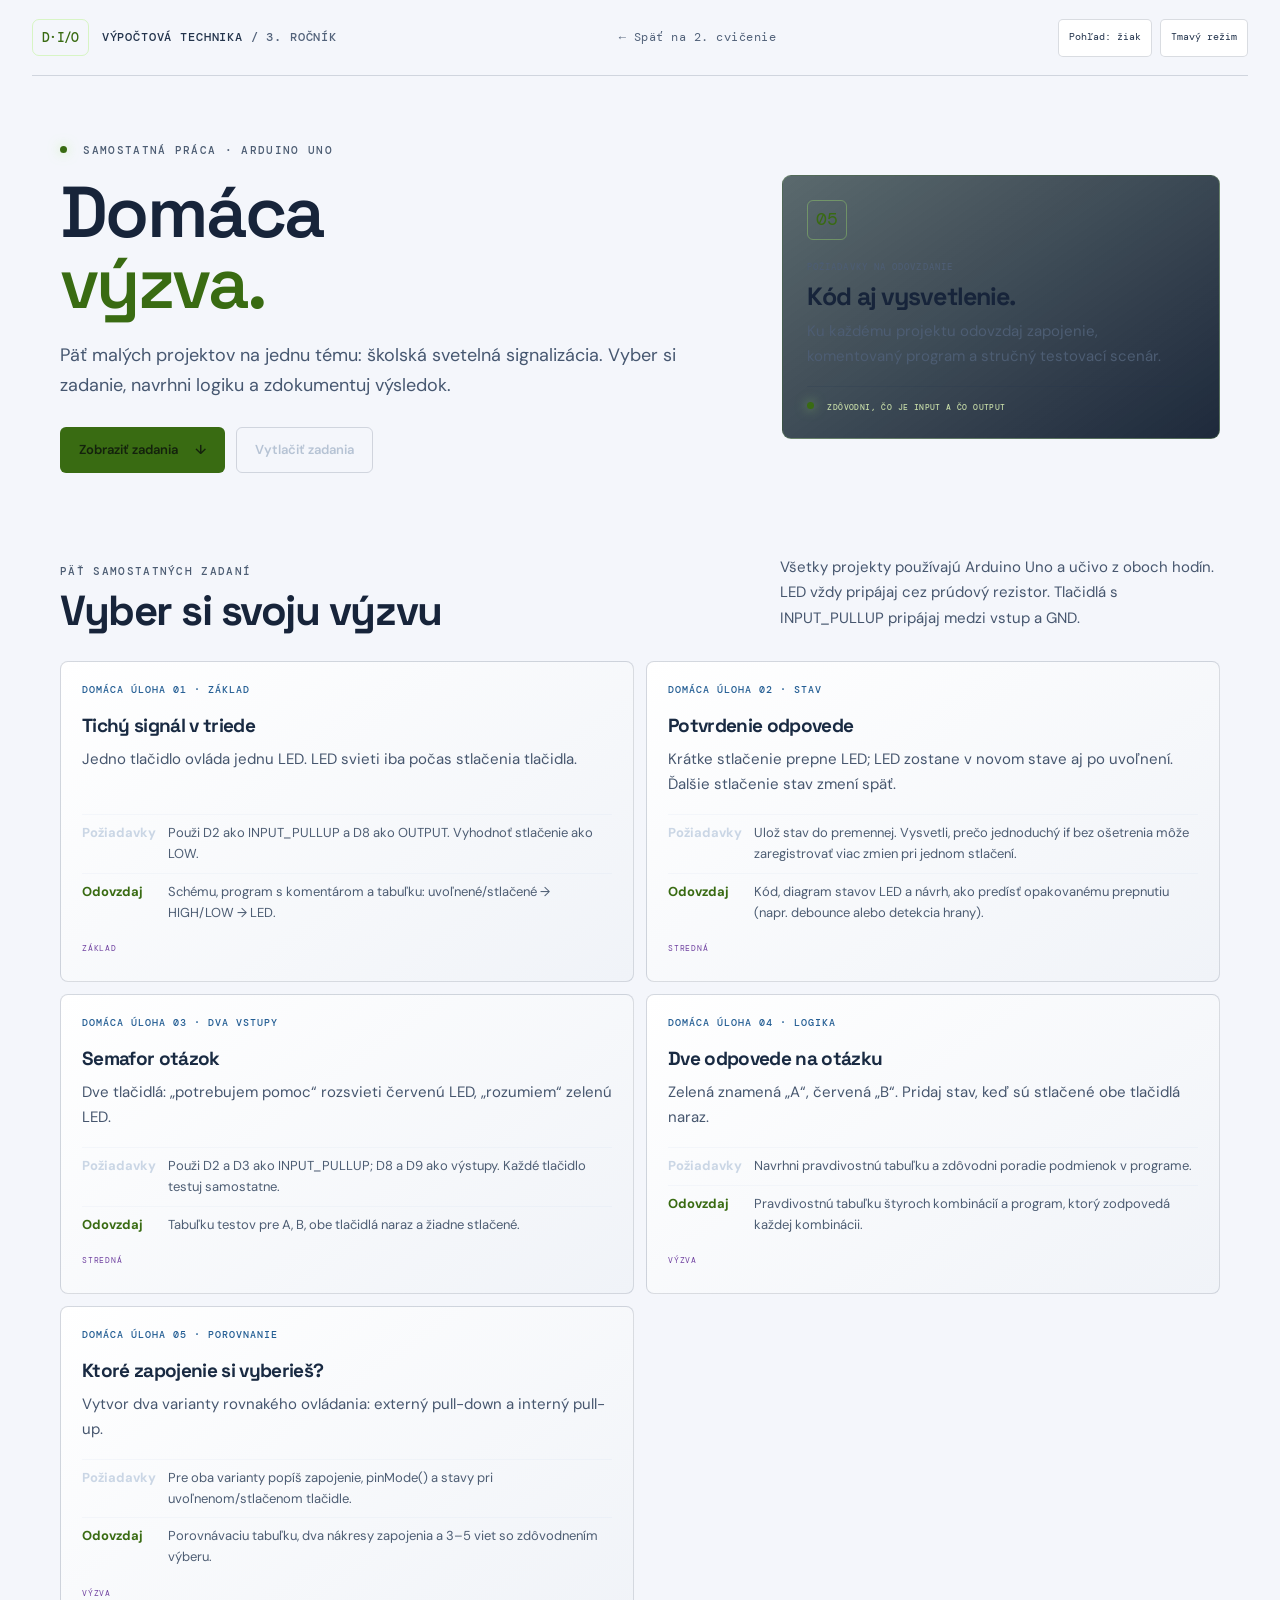
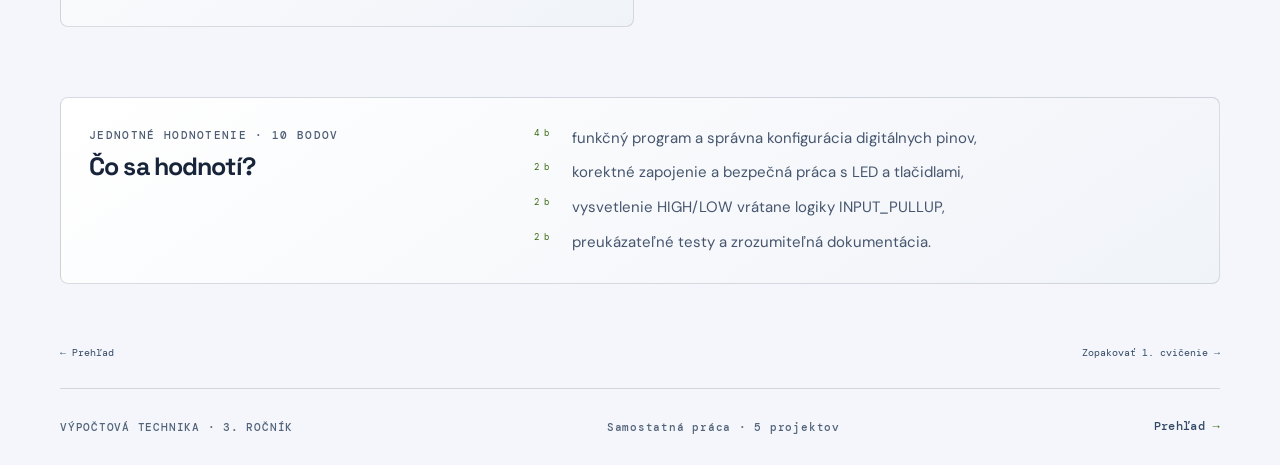
<file: Cvicenie_vypoctova_techgnika/domace-ulohy.html>
<!doctype html>
<html lang="sk">
<head>
  <meta charset="utf-8">
  <meta name="viewport" content="width=device-width, initial-scale=1">
  <meta name="theme-color" content="#0b1425">
  <meta name="description" content="Päť domácich Arduino Uno zadaní na digitálne vstupy a výstupy, LED, tlačidlá a pull-up rezistor.">
  <title>Domáce úlohy | Výpočtová technika</title>
  <link rel="stylesheet" href="style.css">
  <script src="app.js" defer></script>
</head>
<body>
  <header class="site-header"><a class="wordmark" href="index.html"><span class="wordmark-icon">D·I/O</span><span>VÝPOČTOVÁ TECHNIKA <span class="wordmark-muted">/ 3. ROČNÍK</span></span></a><a class="header-link" href="cvicenie-2.html">← Späť na 2. cvičenie</a></header>
  <main>
    <section class="lesson-hero homework-hero shell">
      <div><p class="eyebrow"><span class="live-dot"></span> SAMOSTATNÁ PRÁCA · ARDUINO UNO</p><h1>Domáca<br><span>výzva.</span></h1><p class="hero-lead">Päť malých projektov na jednu tému: školská svetelná signalizácia. Vyber si zadanie, navrhni logiku a zdokumentuj výsledok.</p><div class="hero-actions"><a class="button button-primary" href="#zadania">Zobraziť zadania <span aria-hidden="true">↓</span></a><button class="button button-quiet print-button" type="button" data-print>Vytlačiť zadania</button></div></div>
      <aside class="outcome-card"><span class="outcome-icon">05</span><p class="eyebrow">POŽIADAVKY NA ODOVZDANIE</p><h2>Kód aj vysvetlenie.</h2><p>Ku každému projektu odovzdaj zapojenie, komentovaný program a stručný testovací scenár.</p><div class="success-line"><span class="live-dot"></span> ZDÔVODNI, ČO JE INPUT A ČO OUTPUT</div></aside>
    </section>

    <section class="shell lesson-section" id="zadania">
      <div class="section-heading"><div><p class="eyebrow">PÄŤ SAMOSTATNÝCH ZADANÍ</p><h2>Vyber si svoju výzvu</h2></div><p class="section-note">Všetky projekty používajú Arduino Uno a učivo z oboch hodín. LED vždy pripájaj cez prúdový rezistor. Tlačidlá s INPUT_PULLUP pripájaj medzi vstup a GND.</p></div>
      <div class="project-grid homework-grid">
        <article class="project-card"><span class="project-number">DOMÁCA ÚLOHA 01 · ZÁKLAD</span><h3>Tichý signál v triede</h3><p>Jedno tlačidlo ovláda jednu LED. LED svieti iba počas stlačenia tlačidla.</p><div class="task-line"><strong>Požiadavky</strong><span>Použi D2 ako INPUT_PULLUP a D8 ako OUTPUT. Vyhodnoť stlačenie ako LOW.</span></div><div class="check-line"><strong>Odovzdaj</strong><span>Schému, program s komentárom a tabuľku: uvoľnené/stlačené → HIGH/LOW → LED.</span></div><span class="homework-level">ZÁKLAD</span></article>
        <article class="project-card"><span class="project-number">DOMÁCA ÚLOHA 02 · STAV</span><h3>Potvrdenie odpovede</h3><p>Krátke stlačenie prepne LED; LED zostane v novom stave aj po uvoľnení. Ďalšie stlačenie stav zmení späť.</p><div class="task-line"><strong>Požiadavky</strong><span>Ulož stav do premennej. Vysvetli, prečo jednoduchý if bez ošetrenia môže zaregistrovať viac zmien pri jednom stlačení.</span></div><div class="check-line"><strong>Odovzdaj</strong><span>Kód, diagram stavov LED a návrh, ako predísť opakovanému prepnutiu (napr. debounce alebo detekcia hrany).</span></div><span class="homework-level">STREDNÁ</span></article>
        <article class="project-card"><span class="project-number">DOMÁCA ÚLOHA 03 · DVA VSTUPY</span><h3>Semafor otázok</h3><p>Dve tlačidlá: „potrebujem pomoc“ rozsvieti červenú LED, „rozumiem“ zelenú LED.</p><div class="task-line"><strong>Požiadavky</strong><span>Použi D2 a D3 ako INPUT_PULLUP; D8 a D9 ako výstupy. Každé tlačidlo testuj samostatne.</span></div><div class="check-line"><strong>Odovzdaj</strong><span>Tabuľku testov pre A, B, obe tlačidlá naraz a žiadne stlačené.</span></div><span class="homework-level">STREDNÁ</span></article>
        <article class="project-card"><span class="project-number">DOMÁCA ÚLOHA 04 · LOGIKA</span><h3>Dve odpovede na otázku</h3><p>Zelená znamená „A“, červená „B“. Pridaj stav, keď sú stlačené obe tlačidlá naraz.</p><div class="task-line"><strong>Požiadavky</strong><span>Navrhni pravdivostnú tabuľku a zdôvodni poradie podmienok v programe.</span></div><div class="check-line"><strong>Odovzdaj</strong><span>Pravdivostnú tabuľku štyroch kombinácií a program, ktorý zodpovedá každej kombinácii.</span></div><span class="homework-level">VÝZVA</span></article>
        <article class="project-card"><span class="project-number">DOMÁCA ÚLOHA 05 · POROVNANIE</span><h3>Ktoré zapojenie si vyberieš?</h3><p>Vytvor dva varianty rovnakého ovládania: externý pull-down a interný pull-up.</p><div class="task-line"><strong>Požiadavky</strong><span>Pre oba varianty popíš zapojenie, pinMode() a stavy pri uvoľnenom/stlačenom tlačidle.</span></div><div class="check-line"><strong>Odovzdaj</strong><span>Porovnávaciu tabuľku, dva nákresy zapojenia a 3–5 viet so zdôvodnením výberu.</span></div><span class="homework-level">VÝZVA</span></article>
        <article class="project-card teacher-card"><span class="project-number">SPOLOČNÉ PODMIENKY</span><h3>Bezpečne a čitateľne</h3><p>Zapojovanie rob bez napájania. Každá LED musí mať prúdový rezistor; zabráň skratu medzi +5 V a GND. Over, že doska podporuje použité napäťové úrovne.</p><div class="task-line"><strong>Odovzdanie</strong><span>Fotografia alebo schéma zapojenia, program a krátky popis testov. Ak nemáš dosku doma, odovzdaj simuláciu alebo podrobný papierový návrh.</span></div></article>
      </div>
    </section>

    <section class="shell assessment-section homework-assessment"><div><p class="eyebrow">JEDNOTNÉ HODNOTENIE · 10 BODOV</p><h2>Čo sa hodnotí?</h2></div><ul class="assessment-list"><li><span>4 b</span> funkčný program a správna konfigurácia digitálnych pinov,</li><li><span>2 b</span> korektné zapojenie a bezpečná práca s LED a tlačidlami,</li><li><span>2 b</span> vysvetlenie HIGH/LOW vrátane logiky INPUT_PULLUP,</li><li><span>2 b</span> preukázateľné testy a zrozumiteľná dokumentácia.</li></ul></section>
    <nav class="lesson-nav shell" aria-label="Navigácia cvičení"><a href="index.html">← Prehľad</a><a class="next-link" href="cvicenie-1.html">Zopakovať 1. cvičenie →</a></nav>
  </main>
  <footer class="site-footer shell"><span>VÝPOČTOVÁ TECHNIKA · 3. ROČNÍK</span><span>Samostatná práca · 5 projektov</span><a href="index.html">Prehľad <span aria-hidden="true">→</span></a></footer>
</body>
</html>
</file>
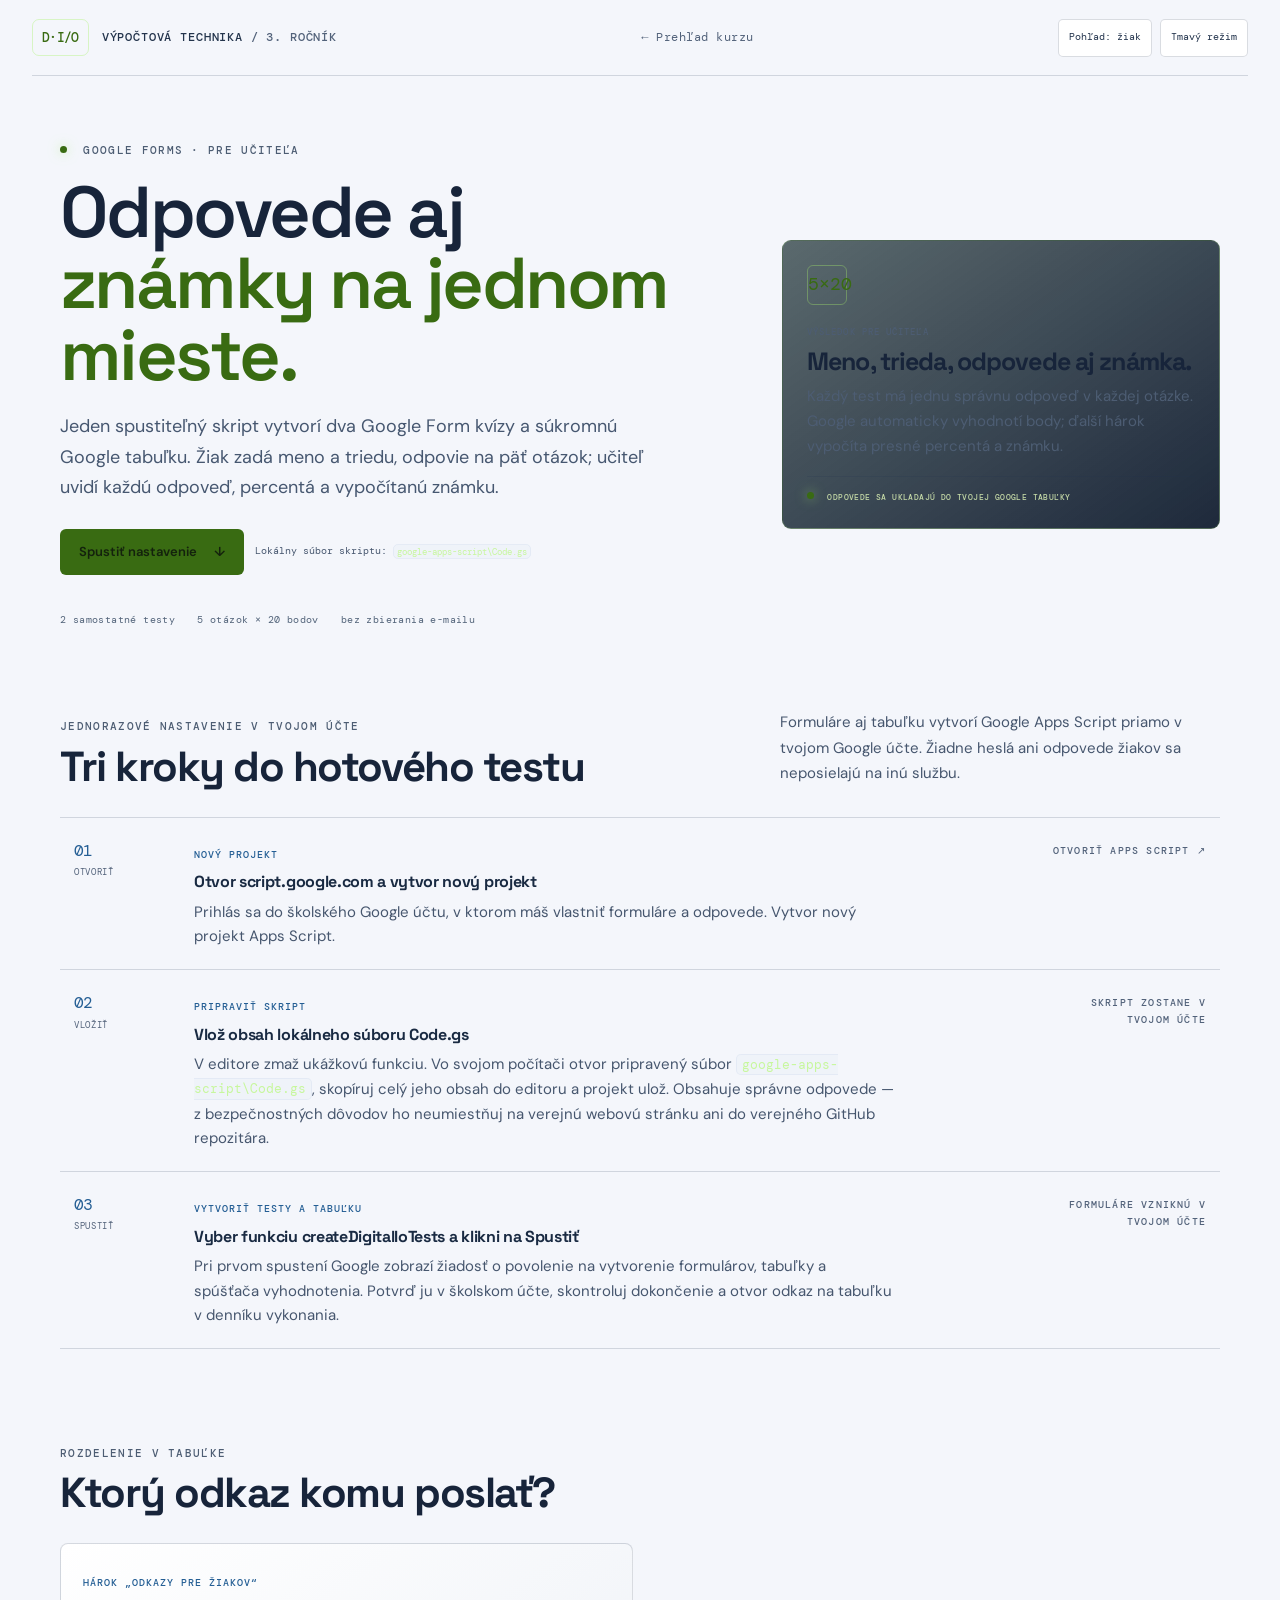
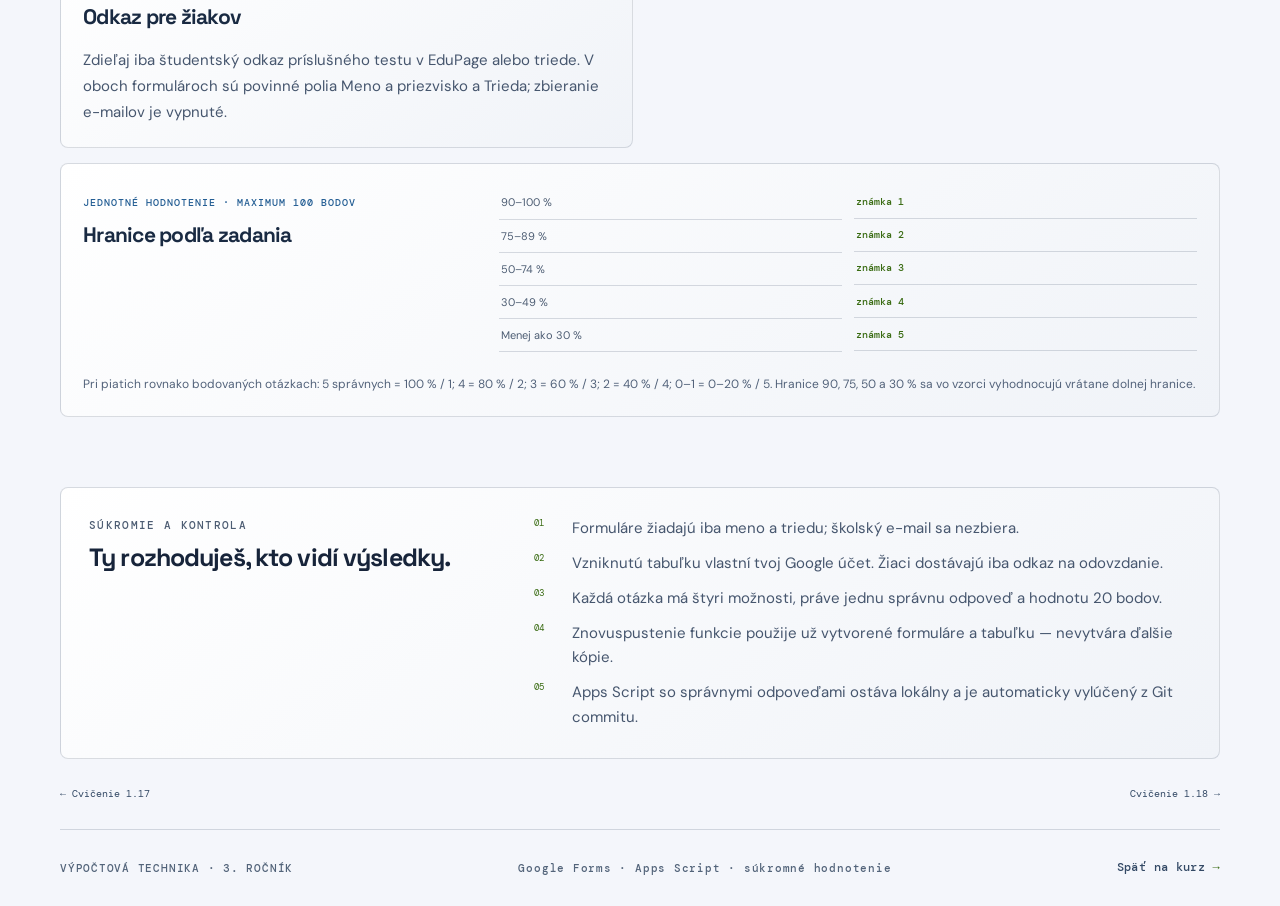
<file: Cvicenie_vypoctova_techgnika/google-formular.html>
<!doctype html>
<html lang="sk">
<head>
  <meta charset="utf-8">
  <meta name="viewport" content="width=device-width, initial-scale=1">
  <meta name="theme-color" content="#0b1425">
  <meta name="description" content="Návod pre učiteľa: vytvorte v Google účte dva päťotázkové Arduino testy s automatickým bodovaním a tabuľkou žiakov.">
  <title>Google Forms · učiteľský návod | Výpočtová technika</title>
  <link rel="stylesheet" href="style.css">
  <script src="app.js" defer></script>
</head>
<body>
  <header class="site-header"><a class="wordmark" href="index.html"><span class="wordmark-icon">D·I/O</span><span>VÝPOČTOVÁ TECHNIKA <span class="wordmark-muted">/ 3. ROČNÍK</span></span></a><a class="header-link" href="index.html#osnova">← Prehľad kurzu</a></header>
  <main>
    <section class="lesson-hero shell">
      <div><p class="eyebrow"><span class="live-dot"></span> GOOGLE FORMS · PRE UČITEĽA</p><h1>Odpovede aj<br><span>známky na jednom mieste.</span></h1><p class="hero-lead">Jeden spustiteľný skript vytvorí dva Google Form kvízy a súkromnú Google tabuľku. Žiak zadá meno a triedu, odpovie na päť otázok; učiteľ uvidí každú odpoveď, percentá a vypočítanú známku.</p><div class="hero-actions"><a class="button button-primary" href="#navod">Spustiť nastavenie <span aria-hidden="true">↓</span></a><span class="script-location">Lokálny súbor skriptu: <code>google-apps-script\Code.gs</code></span></div><div class="hero-meta"><span>2 samostatné testy</span><span>5 otázok × 20 bodov</span><span>bez zbierania e-mailu</span></div></div>
      <aside class="outcome-card"><span class="outcome-icon">5×20</span><p class="eyebrow">VÝSLEDOK PRE UČITEĽA</p><h2>Meno, trieda, odpovede aj známka.</h2><p>Každý test má jednu správnu odpoveď v každej otázke. Google automaticky vyhodnotí body; ďalší hárok vypočíta presné percentá a známku.</p><div class="success-line"><span class="live-dot"></span> ODPOVEDE SA UKLADAJÚ DO TVOJEJ GOOGLE TABUĽKY</div></aside>
    </section>

    <section class="shell lesson-section" id="navod">
      <div class="section-heading"><div><p class="eyebrow">JEDNORAZOVÉ NASTAVENIE V TVOJOM ÚČTE</p><h2>Tri kroky do hotového testu</h2></div><p class="section-note">Formuláre aj tabuľku vytvorí Google Apps Script priamo v tvojom Google účte. Žiadne heslá ani odpovede žiakov sa neposielajú na inú službu.</p></div>
      <div class="timeline">
        <article class="timeline-row"><span class="time">01<small>OTVORIŤ</small></span><div><span class="phase">NOVÝ PROJEKT</span><h3>Otvor script.google.com a vytvor nový projekt</h3><p>Prihlás sa do školského Google účtu, v ktorom máš vlastniť formuláre a odpovede. Vytvor nový projekt Apps Script.</p></div><a class="teacher-cue external-cue" href="https://script.google.com/home/start" target="_blank" rel="noopener noreferrer">OTVORIŤ APPS SCRIPT ↗</a></article>
        <article class="timeline-row"><span class="time">02<small>VLOŽIŤ</small></span><div><span class="phase">PRIPRAVIŤ SKRIPT</span><h3>Vlož obsah lokálneho súboru Code.gs</h3><p>V editore zmaž ukážkovú funkciu. Vo svojom počítači otvor pripravený súbor <code>google-apps-script\Code.gs</code>, skopíruj celý jeho obsah do editoru a projekt ulož. Obsahuje správne odpovede — z bezpečnostných dôvodov ho neumiestňuj na verejnú webovú stránku ani do verejného GitHub repozitára.</p></div><span class="teacher-cue">SKRIPT ZOSTANE V TVOJOM ÚČTE</span></article>
        <article class="timeline-row"><span class="time">03<small>SPUSTIŤ</small></span><div><span class="phase">VYTVORIŤ TESTY A TABUĽKU</span><h3>Vyber funkciu createDigitalIoTests a klikni na Spustiť</h3><p>Pri prvom spustení Google zobrazí žiadosť o povolenie na vytvorenie formulárov, tabuľky a spúšťača vyhodnotenia. Potvrď ju v školskom účte, skontroluj dokončenie a otvor odkaz na tabuľku v denníku vykonania.</p></div><span class="teacher-cue">FORMULÁRE VZNIKNÚ V TVOJOM ÚČTE</span></article>
      </div>
    </section>

    <section class="shell lesson-section">
      <div class="section-heading"><div><p class="eyebrow">ROZDELENIE V TABUĽKE</p><h2>Ktorý odkaz komu poslať?</h2></div></div>
      <div class="compare-grid">
        <article class="panel"><span class="phase">HÁROK „ODKAZY PRE ŽIAKOV“</span><h3>Odkaz pre žiakov</h3><p class="resource-description">Zdieľaj iba študentský odkaz príslušného testu v EduPage alebo triede. V oboch formulároch sú povinné polia Meno a priezvisko a Trieda; zbieranie e-mailov je vypnuté.</p></article>
        <article class="panel teacher-card"><span class="phase">HÁROK „HODNOTENIE“</span><h3>Výsledky nechaj súkromné</h3><p class="resource-description">Učiteľský hárok obsahuje dátum, test, meno, triedu, body, percentá, známku a odpoveď na každú otázku. Tabuľku nezdieľaj so žiakmi — študentom pošli iba formulár na vyplnenie.</p></article>
      </div>
      <article class="panel marking-panel"><div><span class="phase">JEDNOTNÉ HODNOTENIE · MAXIMUM 100 BODOV</span><h3>Hranice podľa zadania</h3></div><div class="marking-table"><span>90–100 %</span><strong>známka 1</strong><span>75–89 %</span><strong>známka 2</strong><span>50–74 %</span><strong>známka 3</strong><span>30–49 %</span><strong>známka 4</strong><span>Menej ako 30 %</span><strong>známka 5</strong></div><p class="fine-print">Pri piatich rovnako bodovaných otázkach: 5 správnych = 100 % / 1; 4 = 80 % / 2; 3 = 60 % / 3; 2 = 40 % / 4; 0–1 = 0–20 % / 5. Hranice 90, 75, 50 a 30 % sa vo vzorci vyhodnocujú vrátane dolnej hranice.</p></article>
    </section>

    <section class="shell assessment-section"><div><p class="eyebrow">SÚKROMIE A KONTROLA</p><h2>Ty rozhoduješ, kto vidí výsledky.</h2></div><ul class="assessment-list"><li><span>01</span> Formuláre žiadajú iba meno a triedu; školský e-mail sa nezbiera.</li><li><span>02</span> Vzniknutú tabuľku vlastní tvoj Google účet. Žiaci dostávajú iba odkaz na odovzdanie.</li><li><span>03</span> Každá otázka má štyri možnosti, práve jednu správnu odpoveď a hodnotu 20 bodov.</li><li><span>04</span> Znovuspustenie funkcie použije už vytvorené formuláre a tabuľku — nevytvára ďalšie kópie.</li><li><span>05</span> Apps Script so správnymi odpoveďami ostáva lokálny a je automaticky vylúčený z Git commitu.</li></ul></section>

    <nav class="lesson-nav shell" aria-label="Späť do kurzu"><a href="cvicenie-1.html">← Cvičenie 1.17</a><a class="next-link" href="cvicenie-2.html">Cvičenie 1.18 →</a></nav>
  </main>
  <footer class="site-footer shell"><span>VÝPOČTOVÁ TECHNIKA · 3. ROČNÍK</span><span>Google Forms · Apps Script · súkromné hodnotenie</span><a href="index.html#osnova">Späť na kurz <span aria-hidden="true">→</span></a></footer>
</body>
</html>
</file>
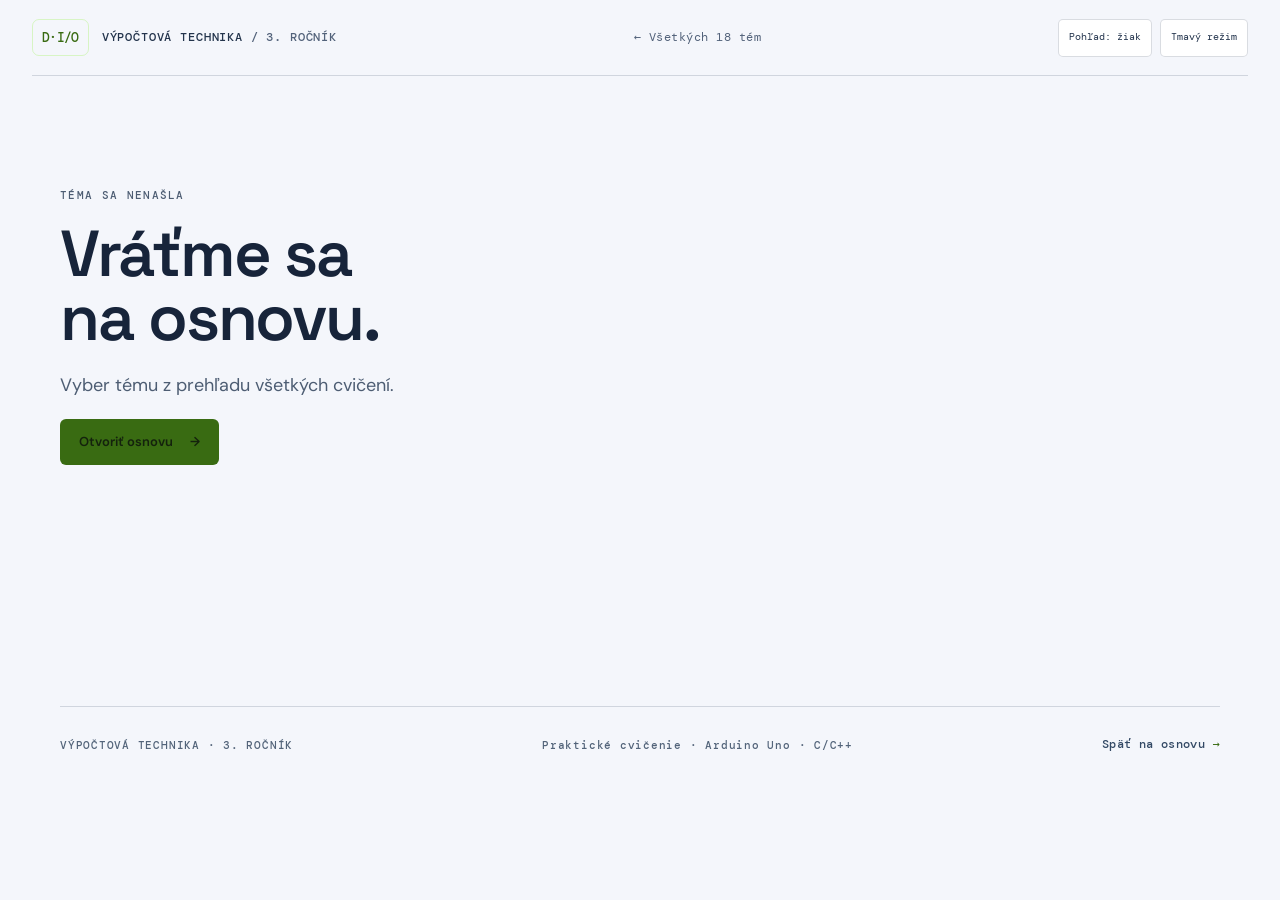
<file: Cvicenie_vypoctova_techgnika/lekcia.html>
<!doctype html>
<html lang="sk">
<head>
  <meta charset="utf-8">
  <meta name="viewport" content="width=device-width, initial-scale=1">
  <meta name="theme-color" content="#0b1425">
  <meta name="description" content="Praktická príprava na cvičenie z programovania mikrokontrolérov a Arduina.">
  <title>Cvičenie | Výpočtová technika</title>
  <link rel="stylesheet" href="style.css">
  <script src="lekcie.js" defer></script>
  <script src="app.js" defer></script>
</head>
<body>
  <header class="site-header"><a class="wordmark" href="index.html"><span class="wordmark-icon">D·I/O</span><span>VÝPOČTOVÁ TECHNIKA <span class="wordmark-muted">/ 3. ROČNÍK</span></span></a><a class="header-link" href="index.html#osnova">← Všetkých 18 tém</a></header>
  <main id="lesson-content" class="lesson-page shell"><p class="lesson-loading">Načítavam prípravu na cvičenie…</p></main>
  <footer class="site-footer shell"><span>VÝPOČTOVÁ TECHNIKA · 3. ROČNÍK</span><span>Praktické cvičenie · Arduino Uno · C/C++</span><a href="index.html#osnova">Späť na osnovu <span aria-hidden="true">→</span></a></footer>
</body>
</html>
</file>
<file: Cvicenie_vypoctova_techgnika/style.css>
@import url("https://fonts.googleapis.com/css2?family=DM+Mono:wght@400;500&family=DM+Sans:wght@400;500;600;700&family=Space+Grotesk:wght@400;500;600;700&display=swap");

:root {
  color-scheme: dark;
  --background: #0b1425;
  --surface: #101c31;
  --surface-raised: #14223a;
  --line: rgba(169, 190, 222, .15);
  --text: #f2f5fc;
  --muted: #9baac0;
  --faint: #71819a;
  --accent: #a9f16c;
  --accent-strong: #c4ff8d;
  --blue: #76b9ff;
  --purple: #bf9cff;
  --mono: "DM Mono", Consolas, monospace;
  --sans: "DM Sans", "Segoe UI", sans-serif;
  --display: "Space Grotesk", "Segoe UI", sans-serif;
}

* { box-sizing: border-box; }
html { scroll-behavior: smooth; }
body { margin: 0; background: var(--background); color: var(--text); font-family: var(--sans); font-size: 16px; line-height: 1.65; }
a { color: inherit; text-decoration: none; }
button { font: inherit; }
code { padding: .11em .36em; border: 1px solid rgba(169, 190, 222, .15); border-radius: 5px; background: rgba(169, 190, 222, .07); color: #c7f79d; font-family: var(--mono); font-size: .88em; }
.shell { width: min(1160px, calc(100% - 48px)); margin-inline: auto; }
.site-header { display: flex; width: min(1320px, calc(100% - 64px)); min-height: 76px; margin: auto; align-items: center; justify-content: space-between; border-bottom: 1px solid var(--line); }
.wordmark { display: inline-flex; align-items: center; gap: 13px; color: #dce5f3; font-family: var(--mono); font-size: 11px; font-weight: 500; letter-spacing: .07em; }
.wordmark-icon { padding: 7px 9px; border: 1px solid rgba(169, 241, 108, .38); border-radius: 7px; color: var(--accent); font-size: 13px; letter-spacing: -.05em; }
.wordmark-muted { color: var(--faint); }
.header-link { color: var(--muted); font-family: var(--mono); font-size: 11px; letter-spacing: .04em; transition: color .2s; }
.header-link:hover, .site-footer a:hover, .lesson-nav a:hover { color: var(--accent); }
.hero { display: grid; min-height: 575px; grid-template-columns: 1.05fr .95fr; align-items: center; gap: 45px; padding-block: 70px 78px; }
.eyebrow, .phase, .card-kicker, .duration, .teacher-cue, .project-number, .success-line, .site-footer, .code-heading, .question-number { font-family: var(--mono); font-size: 10px; font-weight: 500; letter-spacing: .12em; }
.eyebrow { margin: 0 0 18px; color: var(--muted); }
.live-dot { display: inline-block; width: 7px; height: 7px; margin-right: 8px; border-radius: 50%; background: var(--accent); box-shadow: 0 0 12px rgba(169, 241, 108, .6); vertical-align: 1px; }
h1, h2, h3, p { margin-top: 0; }
h1, h2, h3 { font-family: var(--display); letter-spacing: -.035em; }
h1 { margin-bottom: 20px; font-size: clamp(54px, 7vw, 88px); font-weight: 600; line-height: .99; }
h1 span { color: var(--accent); }
.hero-lead { max-width: 535px; margin-bottom: 26px; color: #a8b5c9; font-size: 17px; line-height: 1.7; }
.hero-actions { display: flex; flex-wrap: wrap; align-items: center; gap: 11px; }
.button { display: inline-flex; min-height: 46px; padding: 0 18px; align-items: center; justify-content: center; gap: 17px; border: 1px solid transparent; border-radius: 6px; cursor: pointer; font-size: 13px; font-weight: 600; transition: background .18s, border-color .18s, transform .18s; }
.button:hover { transform: translateY(-1px); }
.button-primary { background: var(--accent); color: #14220d; }
.button-primary:hover { background: var(--accent-strong); }
.button-quiet { border-color: var(--line); background: transparent; color: #b6c3d4; }
.button-quiet:hover { border-color: rgba(169, 241, 108, .5); color: var(--text); }
.hero-meta { display: flex; flex-wrap: wrap; gap: 22px; margin-top: 37px; color: var(--faint); font-family: var(--mono); font-size: 10px; letter-spacing: .04em; }
.hero-visual { position: relative; display: grid; min-height: 355px; place-items: center; overflow: hidden; border: 1px solid rgba(169, 190, 222, .1); border-radius: 11px; background: radial-gradient(ellipse at 52% 51%, rgba(56, 91, 134, .24), transparent 67%), linear-gradient(145deg, rgba(18, 33, 56, .84), rgba(12, 21, 37, .6)); }
.hero-visual::before, .hero-visual::after { position: absolute; width: 240px; height: 240px; border: 1px solid rgba(169, 190, 222, .07); border-radius: 50%; content: ""; }
.hero-visual::after { width: 340px; height: 340px; }
.board { position: relative; z-index: 1; width: 240px; padding: 18px; border: 1px solid rgba(185, 211, 241, .22); border-radius: 22px; background: linear-gradient(145deg, #273e59, #172b42); box-shadow: 0 25px 55px rgba(0, 0, 0, .35); transform: rotate(-7deg); }
.board-top, .board-pins { display: flex; justify-content: space-between; color: #c2d4e7; font-family: var(--mono); font-size: 9px; letter-spacing: .12em; }
.board-led { width: 8px; height: 8px; border-radius: 50%; background: var(--accent); box-shadow: 0 0 15px var(--accent); }
.board-chip { display: grid; width: 92px; height: 67px; margin: 32px auto 27px; place-items: center; border: 1px solid rgba(255,255,255,.14); border-radius: 7px; background: #101a29; color: #90a6c1; font-family: var(--mono); font-size: 8px; }
.board-pins { padding-bottom: 15px; border-bottom: 1px solid rgba(255,255,255,.11); font-size: 8px; }
.board-caption { padding-top: 13px; color: #9bafc7; font-family: var(--mono); font-size: 7px; text-align: center; letter-spacing: .045em; }
.board-caption span { padding-inline: 3px; color: var(--accent); }
.signal { position: absolute; z-index: 2; padding: 7px 11px; border: 1px solid var(--line); border-radius: 5px; background: #111d30; color: #d5dfed; font-family: var(--mono); font-size: 10px; }
.signal-a { top: 22%; left: 9%; }
.signal-b { right: 8%; bottom: 23%; color: var(--accent); }
.hero-index { position: absolute; right: 17px; top: 15px; color: var(--faint); font-family: var(--mono); font-size: 8px; line-height: 1.7; text-align: right; letter-spacing: .1em; }
.hero-index strong { color: #cad4e1; font-size: 11px; font-weight: 400; }
.section-block { padding-block: 30px 78px; }
.section-heading { display: flex; margin-bottom: 27px; align-items: end; justify-content: space-between; gap: 24px; }
.section-heading .eyebrow { margin-bottom: 8px; }
h2 { margin-bottom: 0; font-size: clamp(30px, 4vw, 42px); line-height: 1.1; }
.section-note { max-width: 440px; margin-bottom: 3px; color: var(--muted); font-size: 13px; line-height: 1.7; }
.lesson-grid { display: grid; grid-template-columns: 1fr 1fr; gap: 17px; }
.lesson-card { position: relative; min-height: 312px; padding: 25px 27px 24px; overflow: hidden; border: 1px solid var(--line); border-radius: 9px; background: linear-gradient(145deg, rgba(22, 39, 63, .95), rgba(15, 27, 46, .95)); }
.lesson-card::after { position: absolute; right: -45px; bottom: -97px; width: 220px; height: 220px; border: 1px solid rgba(118, 185, 255, .1); border-radius: 50%; content: ""; }
.lesson-card-two::after { border-color: rgba(191, 156, 255, .12); }
.card-top { display: flex; justify-content: space-between; align-items: center; }
.card-number { color: var(--blue); font-family: var(--mono); font-size: 20px; }
.lesson-card-two .card-number { color: var(--purple); }
.duration { color: var(--faint); font-size: 9px; }
.card-kicker { margin: 25px 0 7px; color: var(--blue); font-size: 9px; }
.lesson-card-two .card-kicker { color: var(--purple); }
.lesson-card h3 { margin-bottom: 10px; font-size: 27px; line-height: 1.13; }
.lesson-card > p:not(.card-kicker) { max-width: 450px; margin-bottom: 16px; color: var(--muted); font-size: 13px; }
.card-tags { display: flex; margin: 0 0 18px; padding: 0; flex-wrap: wrap; gap: 7px; list-style: none; }
.card-tags li { padding: 4px 8px; border: 1px solid var(--line); border-radius: 4px; color: #aab8ca; font-family: var(--mono); font-size: 9px; }
.card-link { position: relative; z-index: 1; color: var(--accent); font-size: 12px; font-weight: 600; }
.card-link span { padding-left: 5px; }
.theory-band { padding-block: 65px 70px; border-block: 1px solid rgba(165, 188, 220, .09); background: linear-gradient(100deg, rgba(17, 31, 51, .95), rgba(13, 24, 41, .95)); }
.theory-layout { display: grid; grid-template-columns: .72fr 1.28fr; gap: 70px; }
.theory-intro h2 { margin-bottom: 17px; font-size: 40px; }
.theory-intro > p:last-child { max-width: 315px; color: var(--muted); font-size: 13px; }
.theory-list { display: grid; }
.theory-item { display: grid; grid-template-columns: 39px 1fr; gap: 15px; padding: 17px 0; border-bottom: 1px solid var(--line); }
.theory-item:first-child { padding-top: 0; }
.theory-item:last-child { padding-bottom: 0; border: 0; }
.theory-index { color: var(--accent); font-family: var(--mono); font-size: 11px; }
.theory-item h3 { margin: 0 0 4px; font-family: var(--sans); font-size: 14px; font-weight: 600; letter-spacing: 0; }
.theory-item p { margin: 0; color: var(--muted); font-size: 12px; line-height: 1.7; }
.project-preview { padding-top: 75px; }
.project-strip { display: grid; grid-template-columns: repeat(5, 1fr); border: 1px solid var(--line); border-radius: 8px; background: rgba(16, 28, 47, .75); }
.project-strip > div { min-height: 115px; padding: 17px 16px; border-right: 1px solid var(--line); }
.project-strip > div:last-child { border: 0; }
.project-strip span, .project-strip strong, .project-strip small { display: block; }
.project-strip span { margin-bottom: 10px; color: var(--accent); font-family: var(--mono); font-size: 10px; }
.project-strip strong { margin-bottom: 4px; font-size: 12px; }
.project-strip small { color: var(--muted); font-size: 10px; line-height: 1.5; }
.site-footer { display: flex; min-height: 77px; align-items: center; justify-content: space-between; gap: 15px; border-top: 1px solid var(--line); color: var(--faint); font-size: 9px; letter-spacing: .07em; }
.site-footer a { color: #b8c8dd; font-size: 10px; letter-spacing: .03em; }
.site-footer a span { color: var(--accent); }
.lesson-hero { display: grid; min-height: 410px; grid-template-columns: 1.2fr .8fr; align-items: center; gap: 65px; padding-block: 65px 57px; }
.lesson-hero h1 { font-size: clamp(46px, 6.2vw, 72px); }
.lesson-hero h1 span { color: var(--accent); }
.lesson-hero .hero-lead { max-width: 620px; font-size: 15px; }
.outcome-card { padding: 24px; border: 1px solid rgba(169, 241, 108, .2); border-radius: 9px; background: linear-gradient(145deg, rgba(25, 45, 49, .7), rgba(16, 28, 47, .94)); }
.outcome-card-purple { border-color: rgba(191, 156, 255, .25); background: linear-gradient(145deg, rgba(41, 33, 59, .7), rgba(16, 28, 47, .94)); }
.outcome-icon { display: grid; width: 40px; height: 40px; margin-bottom: 20px; place-items: center; border: 1px solid rgba(169, 241, 108, .35); border-radius: 6px; color: var(--accent); font-family: var(--mono); }
.outcome-card-purple .outcome-icon { border-color: rgba(191, 156, 255, .4); color: var(--purple); }
.outcome-card .eyebrow { margin-bottom: 8px; font-size: 9px; }
.outcome-card h2 { margin-bottom: 9px; font-size: 25px; }
.outcome-card > p:not(.eyebrow) { margin-bottom: 17px; color: var(--muted); font-size: 12px; }
.success-line { padding-top: 13px; border-top: 1px solid var(--line); color: #c5daa7; font-size: 8px; letter-spacing: .05em; line-height: 1.8; }
.lesson-section { padding-block: 25px 70px; }
.duration-large { max-width: 47%; padding: 8px 11px; border: 1px solid var(--line); border-radius: 5px; text-align: right; }
.timeline { border-top: 1px solid var(--line); }
.timeline-row { display: grid; grid-template-columns: 100px 1fr 165px; gap: 20px; align-items: start; padding: 20px 14px; border-bottom: 1px solid var(--line); transition: background .18s; }
.timeline-row:hover { background: rgba(255, 255, 255, .018); }
.time { color: var(--accent); font-family: var(--mono); font-size: 16px; letter-spacing: -.04em; }
.time small { display: block; margin-top: 1px; color: var(--faint); font-size: 9px; letter-spacing: .07em; }
.phase { display: inline-block; margin-bottom: 6px; color: var(--blue); font-size: 9px; letter-spacing: .1em; }
.timeline-row h3 { margin: 0 0 4px; font-size: 16px; letter-spacing: -.02em; }
.timeline-row p { max-width: 700px; margin: 0; color: var(--muted); font-size: 12px; line-height: 1.65; }
.teacher-cue { padding-top: 5px; color: var(--faint); font-size: 8px; text-align: right; }
.wiring-grid, .compare-grid { display: grid; grid-template-columns: 1fr 1fr; gap: 15px; }
.panel { padding: 22px; border: 1px solid var(--line); border-radius: 8px; background: rgba(17, 30, 49, .8); }
.panel > h3, .simulator-copy h3 { margin: 2px 0 12px; font-size: 21px; }
.wiring-lines { margin-block: 13px; }
.wiring-lines p { margin: 0; padding: 8px 0; border-bottom: 1px solid rgba(169,190,222,.09); color: #bfcbdb; font-family: var(--mono); font-size: 11px; }
.wiring-lines p:last-child { border-bottom: 0; }
.wiring-lines span { color: var(--accent); }
.fine-print { margin: 12px 0 0; color: var(--faint); font-size: 10px; line-height: 1.7; }
.code-panel { padding: 0; overflow: hidden; }
.code-heading { display: flex; min-height: 46px; padding-inline: 17px; align-items: center; justify-content: space-between; gap: 10px; border-bottom: 1px solid var(--line); color: #a9b8cc; font-size: 8px; letter-spacing: .07em; }
.copy-button { padding: 5px 8px; border: 1px solid var(--line); border-radius: 4px; background: transparent; color: var(--muted); cursor: pointer; font-family: var(--mono); font-size: 9px; }
.copy-button:hover { border-color: var(--accent); color: var(--accent); }
pre { margin: 0; padding: 15px 17px 6px; overflow-x: auto; color: #d8e2ef; font-family: var(--mono); font-size: 11px; line-height: 1.72; tab-size: 2; }
pre code { padding: 0; border: 0; border-radius: 0; background: none; color: inherit; font-size: inherit; }
.code-panel > .fine-print { padding: 0 17px 16px; margin-top: 3px; }
.project-grid { display: grid; grid-template-columns: repeat(2, minmax(0, 1fr)); gap: 12px; }
.project-card { position: relative; padding: 20px 21px; border: 1px solid var(--line); border-radius: 8px; background: linear-gradient(135deg, rgba(18, 32, 53, .94), rgba(14, 25, 43, .94)); }
.project-number { display: block; margin-bottom: 11px; color: var(--blue); font-size: 8px; letter-spacing: .1em; }
.project-card h3 { margin: 0 0 6px; font-size: 19px; }
.project-card > p { min-height: 42px; margin-bottom: 13px; color: var(--muted); font-size: 11px; line-height: 1.65; }
.task-line, .check-line { display: grid; grid-template-columns: 78px 1fr; gap: 8px; padding: 8px 0; border-top: 1px solid rgba(169,190,222,.09); font-size: 10px; line-height: 1.6; }
.task-line strong, .check-line strong { color: #cad6e5; font-size: 10px; }
.task-line span, .check-line span { color: var(--muted); }
.check-line strong { color: var(--accent); }
.teacher-card { border-style: dashed; background: rgba(19, 31, 49, .48); }
.teacher-card .project-number { color: var(--purple); }
.compact-section { padding-bottom: 58px; }
.quiz-grid { display: grid; grid-template-columns: repeat(3, minmax(0, 1fr)); gap: 12px; }
.quiz-card { padding: 18px; border: 1px solid var(--line); border-radius: 8px; background: rgba(17, 30, 49, .8); }
.question-number { color: var(--accent); font-size: 9px; }
.quiz-card h3 { min-height: 47px; margin: 8px 0 13px; font-family: var(--sans); font-size: 13px; font-weight: 600; letter-spacing: 0; line-height: 1.5; }
.answer-list { display: grid; gap: 7px; }
.answer-list button { padding: 8px 10px; border: 1px solid var(--line); border-radius: 5px; background: rgba(255, 255, 255, .02); color: #b9c5d5; cursor: pointer; font-size: 10px; line-height: 1.5; text-align: left; transition: border-color .15s, background .15s; }
.answer-list button:hover:not(:disabled) { border-color: rgba(169, 241, 108, .5); background: rgba(169, 241, 108, .06); }
.answer-list button:disabled { cursor: default; opacity: .66; }
.answer-list button.answer-correct, .answer-list button.answer-reveal { border-color: rgba(169,241,108,.55); background: rgba(169,241,108,.08); color: #d2f7b5; opacity: 1; }
.answer-list button.answer-wrong { border-color: rgba(255,132,132,.5); background: rgba(255,132,132,.07); color: #ffcaca; opacity: 1; }
.feedback { min-height: 36px; margin: 10px 0 0; color: var(--faint); font-size: 10px; line-height: 1.6; }
.feedback-correct { color: #c7eda8; }
.feedback-wrong { color: #ffb3b3; }
.score-line { margin: 13px 0 0; color: var(--muted); font-family: var(--mono); font-size: 10px; text-align: right; }
.assessment-section { display: grid; grid-template-columns: .75fr 1.25fr; gap: 50px; padding: 28px; border: 1px solid var(--line); border-radius: 8px; background: linear-gradient(110deg, rgba(21, 38, 59, .83), rgba(15, 26, 44, .83)); }
.assessment-section .eyebrow { margin-bottom: 9px; }
.assessment-section h2 { font-size: 25px; }
.assessment-list { display: grid; gap: 10px; margin: 0; padding: 0; list-style: none; }
.assessment-list li { display: grid; grid-template-columns: 30px 1fr; gap: 8px; color: #b7c4d4; font-size: 11px; }
.assessment-list li span { color: var(--accent); font-family: var(--mono); font-size: 9px; }
.lesson-nav { display: flex; padding-block: 27px; align-items: center; justify-content: space-between; gap: 12px; }
.lesson-nav a { color: var(--muted); font-family: var(--mono); font-size: 10px; }
.lesson-nav .next-link { color: var(--accent); }
.compare-grid { margin-bottom: 15px; }
.pullup-panel { border-color: rgba(191, 156, 255, .22); }
.pullup-panel .phase { color: var(--purple); }
.state-pair { display: flex; margin: 11px 0; flex-wrap: wrap; gap: 7px; }
.state-pair span { flex: 1; min-width: 135px; padding: 8px; border: 1px solid var(--line); border-radius: 5px; color: var(--muted); font-family: var(--mono); font-size: 8px; }
.state-pair b { display: block; margin-top: 4px; color: var(--text); font-size: 10px; font-weight: 500; }
.pullup-panel .state-pair b { color: var(--purple); }
.simulator { display: grid; grid-template-columns: 1fr 1fr; gap: 25px; align-items: center; margin-top: 15px; border-color: rgba(191,156,255,.22); }
.simulator-copy h3 { margin-bottom: 4px; }
.simulator-copy > p { margin-bottom: 15px; color: var(--muted); font-size: 12px; }
.simulator .phase { color: var(--purple); }
.sim-button { background: #bea0f4; }
.sim-button:hover { background: #d1bcff; }
.sim-button[aria-pressed="true"] { background: #e2d5ff; }
.sim-readout { display: grid; min-height: 130px; padding: 15px; grid-template-columns: 1fr auto; align-content: center; border: 1px solid var(--line); border-radius: 6px; background: rgba(6, 14, 27, .42); }
.sim-readout .phase { grid-column: 1 / -1; margin-bottom: 3px; }
.sim-readout > strong { font-family: var(--mono); font-size: 32px; line-height: 1.2; }
.sim-readout > span:not(.phase) { grid-column: 1 / -1; color: var(--muted); font-size: 10px; }
.sim-led { width: 13px; height: 13px; align-self: center; border-radius: 50%; background: #334052; transition: background .2s, box-shadow .2s; }
.sim-led-on { background: var(--accent); box-shadow: 0 0 19px rgba(169, 241, 108, .7); }
.sim-readout > small { grid-column: 1 / -1; margin-top: 11px; color: var(--faint); font-size: 9px; }
.homework-hero { min-height: 375px; }
.homework-grid .project-card > p { min-height: 54px; }
.homework-level { display: inline-block; margin-top: 8px; color: var(--purple); font-family: var(--mono); font-size: 8px; letter-spacing: .1em; }
.homework-assessment { margin-bottom: 34px; }

.course-hero { display: grid; min-height: 570px; grid-template-columns: 1.05fr .95fr; align-items: center; gap: 50px; padding-block: 65px 75px; }
.course-hero h1 { font-size: clamp(54px, 7vw, 82px); }
.official-board { position: relative; margin: 0; padding: 22px 20px 15px; overflow: hidden; border: 1px solid var(--line); border-radius: 10px; background: radial-gradient(ellipse at 50% 49%, rgba(80, 126, 170, .17), transparent 73%), linear-gradient(145deg, #14243b, #0e192b); }
.official-board > a { display: grid; min-height: 245px; place-items: center; }
.official-board img { display: block; width: 100%; max-height: 330px; object-fit: contain; border-radius: 4px; }
.official-board figcaption { display: flex; padding-top: 12px; flex-wrap: wrap; justify-content: space-between; gap: 6px 16px; border-top: 1px solid var(--line); color: var(--faint); font-family: var(--mono); font-size: 8px; letter-spacing: .04em; }
.official-board figcaption a { color: #b8c8dd; }
.official-board figcaption a:hover { color: var(--accent); }
.official-label { position: absolute; top: 15px; right: 15px; padding: 6px 8px; border: 1px solid rgba(169,241,108,.25); border-radius: 4px; background: rgba(11,20,37,.86); color: var(--accent); font-family: var(--mono); font-size: 8px; line-height: 1.5; letter-spacing: .08em; }
.course-intro { display: grid; grid-template-columns: .72fr 1.28fr; gap: 70px; align-items: end; padding-block: 8px 45px; }
.course-intro .eyebrow { margin-bottom: 8px; }
.course-intro h2 { font-size: 32px; }
.course-intro > p { margin-bottom: 2px; color: var(--muted); font-size: 13px; line-height: 1.8; }
.curriculum-section { padding-top: 5px; padding-bottom: 75px; }
.course-stats { display: flex; margin: 20px 0 30px; padding: 12px 15px; flex-wrap: wrap; gap: 10px 28px; border: 1px solid var(--line); border-radius: 7px; background: rgba(17,30,49,.62); color: var(--muted); font-family: var(--mono); font-size: 9px; }
.course-stats strong { margin-right: 4px; color: var(--accent); font-size: 13px; font-weight: 500; }
.unit-block { margin-top: 27px; padding: 20px; border: 1px solid var(--line); border-radius: 9px; background: rgba(15,27,46,.58); }
.unit-highlight { border-color: rgba(169,241,108,.22); background: linear-gradient(140deg, rgba(24,39,46,.52), rgba(15,27,46,.68)); }
.unit-heading { display: flex; margin-bottom: 17px; align-items: center; gap: 15px; }
.unit-number { display: grid; width: 37px; height: 37px; flex: 0 0 37px; place-items: center; border: 1px solid rgba(169,241,108,.3); border-radius: 6px; color: var(--accent); font-family: var(--mono); font-size: 12px; }
.unit-heading .eyebrow { margin: 0 0 3px; font-size: 8px; }
.unit-heading h3 { margin: 0; font-size: 19px; letter-spacing: -.02em; }
.unit-range { margin-left: auto; color: var(--faint); font-family: var(--mono); font-size: 9px; white-space: nowrap; }
.topic-grid { display: grid; grid-template-columns: repeat(2, minmax(0, 1fr)); gap: 8px; }
.topic-card { display: grid; min-height: 75px; padding: 12px; grid-template-columns: 43px 1fr 15px; grid-template-rows: auto auto; align-items: center; column-gap: 10px; border: 1px solid rgba(169,190,222,.1); border-radius: 6px; background: rgba(255,255,255,.018); transition: background .18s, border-color .18s, transform .18s; }
.topic-card:hover { transform: translateY(-1px); border-color: rgba(169,241,108,.35); background: rgba(169,241,108,.035); }
.topic-number { grid-row: 1 / 3; color: var(--blue); font-family: var(--mono); font-size: 12px; }
.topic-title { align-self: end; font-size: 11px; font-weight: 600; line-height: 1.45; }
.topic-info { align-self: start; color: var(--faint); font-size: 9px; line-height: 1.5; }
.topic-arrow { grid-column: 3; grid-row: 1 / 3; color: var(--accent); font-size: 13px; }
.unit-highlight .card-number, .unit-highlight .card-kicker { color: var(--accent); }
.unit-highlight .lesson-card { min-height: 255px; }
.unit-highlight .lesson-card h3 { font-size: 23px; }
.resource-section { display: grid; grid-template-columns: .7fr 1.3fr; gap: 55px; padding-block: 45px 75px; border-top: 1px solid var(--line); }
.resource-intro .eyebrow { margin-bottom: 8px; }
.resource-intro h2 { margin-bottom: 12px; font-size: 32px; }
.resource-intro > p:last-child { max-width: 355px; color: var(--muted); font-size: 12px; }
.resource-links { display: grid; grid-template-columns: repeat(2, minmax(0, 1fr)); gap: 8px; align-content: start; }
.resource-links a { display: grid; min-height: 62px; padding: 10px 13px; align-content: center; gap: 3px; border: 1px solid var(--line); border-radius: 5px; background: rgba(17,30,49,.58); }
.resource-links a:hover { border-color: rgba(169,241,108,.38); }
.resource-links a span { color: var(--faint); font-family: var(--mono); font-size: 8px; }
.resource-links a strong { color: #d3deec; font-size: 10px; font-weight: 500; }
.homework-callout { display: flex; margin-bottom: 55px; padding: 24px; align-items: center; justify-content: space-between; gap: 22px; border: 1px solid rgba(169,241,108,.22); border-radius: 8px; background: linear-gradient(110deg, rgba(24,39,46,.72), rgba(15,27,46,.82)); }
.homework-callout .eyebrow { margin-bottom: 6px; }
.homework-callout h2 { margin-bottom: 5px; font-size: 23px; }
.homework-callout p:last-child { max-width: 650px; margin: 0; color: var(--muted); font-size: 11px; }
.homework-callout .button { flex: 0 0 auto; }
.lesson-page { min-height: 70vh; }
.lesson-loading { padding-block: 100px; color: var(--muted); }
.generated-lesson-hero { grid-template-columns: 1.2fr .8fr; }
.generated-lesson-hero h1 { max-width: 740px; font-size: clamp(39px, 5.2vw, 65px); }
.generated-lesson-hero .hero-lead { margin-bottom: 14px; color: var(--blue); font-family: var(--mono); font-size: 11px; letter-spacing: .06em; }
.lesson-goal { display: grid; max-width: 660px; grid-template-columns: 107px 1fr; gap: 10px; color: var(--muted); font-size: 12px; }
.lesson-goal strong { color: #d4e2f0; font-size: 11px; }
.generated-lesson-hero .outcome-card h2 { font-size: 21px; }
.generated-lesson-hero .outcome-card > p:not(.eyebrow) { line-height: 1.7; }
.activity-panel { display: grid; grid-template-columns: 1fr 1fr; gap: 15px 25px; }
.activity-steps { display: grid; margin: 0; padding: 0; gap: 9px; align-content: start; list-style: none; }
.activity-steps li { display: grid; grid-template-columns: 26px 1fr; gap: 9px; color: #b6c4d5; font-size: 11px; line-height: 1.7; }
.activity-steps li > span { color: var(--accent); font-family: var(--mono); font-size: 9px; }
.activity-proof, .activity-stretch { padding: 13px; border: 1px solid rgba(169,241,108,.14); border-radius: 5px; background: rgba(169,241,108,.025); }
.activity-proof .phase, .activity-stretch .phase { color: var(--accent); }
.activity-proof p, .activity-stretch p { margin: 2px 0 0; color: #c0cbd9; font-size: 11px; }
.activity-stretch { border-color: rgba(191,156,255,.18); background: rgba(191,156,255,.025); }
.activity-stretch .phase { color: var(--purple); }
.single-quiz { grid-template-columns: minmax(260px, 540px); }
.single-quiz .quiz-card h3 { min-height: 0; }
.not-found { padding-block: 110px; }
.not-found h1 { font-size: 65px; }
.not-found > p:not(.eyebrow) { color: var(--muted); }
.lesson-sources { display: grid; grid-template-columns: .75fr 1.25fr; gap: 30px; }
.lesson-sources h2 { margin-bottom: 8px; font-size: 27px; }
.lesson-sources .resource-links { grid-template-columns: 1fr; }
.site-controls { display: flex; flex: 0 0 auto; align-items: center; gap: 8px; }
.site-setting-button { min-height: 38px; padding: 0 10px; border: 1px solid var(--line); border-radius: 5px; background: var(--surface); color: var(--text); cursor: pointer; font-family: var(--mono); font-size: 10px; transition: border-color .18s, background .18s; }
.site-setting-button:hover, .site-setting-button:focus-visible { border-color: var(--accent); outline: none; }
body:not(.teacher-view) [data-teacher-only], body:not(.teacher-view) .teacher-card { display: none !important; }
.teacher-notes { margin-block: 14px 32px; padding: 23px; border: 1px solid rgba(191,156,255,.33); border-radius: 8px; background: linear-gradient(110deg, rgba(42,34,60,.8), rgba(18,28,46,.95)); }
.teacher-notes > .eyebrow { margin-bottom: 7px; color: var(--purple); }
.teacher-notes > h2 { margin-bottom: 15px; font-size: 25px; }
.teacher-notes-grid { display: grid; grid-template-columns: repeat(3, minmax(0, 1fr)); gap: 10px; }
.teacher-notes-grid article { padding: 13px; border: 1px solid rgba(191,156,255,.17); border-radius: 5px; background: rgba(5,10,20,.22); }
.teacher-notes-grid h3 { margin-bottom: 5px; font-family: var(--sans); font-size: 14px; letter-spacing: 0; }
.teacher-notes-grid p { margin: 0; color: #b9c3d3; font-size: 12px; line-height: 1.75; }
.teacher-notes-grid .inline-resource { display: inline-block; margin-top: 9px; }
.homepage-teacher-notes { margin-top: 20px; margin-bottom: -20px; }
.script-location { color: var(--muted); font-family: var(--mono); font-size: 10px; }
.script-location code { overflow-wrap: anywhere; }
.quiz-grade-guide { margin: -8px 0 17px; padding: 10px 12px; border: 1px solid var(--line); border-radius: 5px; background: rgba(169,241,108,.025); color: #becbdc; font-family: var(--mono); font-size: 9px; line-height: 1.8; }
.quiz-form-note { margin: 15px 0 0; padding: 12px 14px; border-left: 2px solid var(--accent); background: rgba(169,241,108,.035); color: var(--muted); font-size: 11px; line-height: 1.75; }
.quiz-form-note strong { color: #d5e7c1; }
.quiz-form-note a, .inline-resource { color: var(--accent); }
.quiz-form-note a:hover, .inline-resource:hover { text-decoration: underline; }
.quiz-result { display: grid; margin-top: 13px; padding: 14px; gap: 3px; border: 1px solid rgba(169,241,108,.26); border-radius: 6px; background: rgba(169,241,108,.05); }
.quiz-result .phase { margin-bottom: 2px; color: #c5d8ad; font-size: 8px; }
.quiz-result > strong { color: var(--accent); font-family: var(--display); font-size: 28px; }
.quiz-result > span:last-child { color: #c3cfdd; font-size: 11px; }
.marking-panel { display: grid; grid-template-columns: .72fr 1.28fr; align-items: start; gap: 10px 24px; margin-top: 15px; }
.marking-panel > div:first-child h3 { font-size: 21px; }
.marking-table { display: grid; grid-template-columns: 1fr 1fr; align-items: center; gap: 0 12px; }
.marking-table span, .marking-table strong { padding: 7px 2px; border-bottom: 1px solid var(--line); color: var(--muted); font-size: 11px; }
.marking-table strong { color: var(--accent); font-family: var(--mono); font-size: 10px; font-weight: 500; }
.marking-panel > .fine-print { grid-column: 1 / -1; }
.resource-description { margin: 4px 0 0; color: var(--muted); font-size: 11px; line-height: 1.75; }
.external-cue { color: var(--accent); text-decoration: none; }
.inline-resource { font-family: var(--mono); font-size: 10px; }
.quiz-callout { border-color: rgba(118,185,255,.25); background: linear-gradient(110deg, rgba(26,37,57,.82), rgba(15,27,46,.82)); }

/* Improve reading comfort and keep the controls usable on every lesson page. */
body { font-size: 18px; }
.wordmark { font-size: 12px; }
.header-link { font-size: 12px; }
.eyebrow { font-size: 11px; }
.hero-lead { font-size: 19px; }
.lesson-hero .hero-lead { font-size: 18px; }
.section-note, .course-intro > p, .timeline-row p, .theory-item p,
.lesson-card > p:not(.card-kicker), .project-card > p, .resource-description,
.activity-steps li, .activity-proof p, .activity-stretch p,
.assessment-list li, .quiz-form-note, .theory-intro > p:last-child,
.quiz-result > span:last-child { font-size: 15px; }
.teacher-notes-grid p { font-size: 14px; }
.topic-title { font-size: 14px; }
.topic-info { font-size: 12px; }
.quiz-card h3 { min-height: 0; font-size: 16px; }
.answer-list button { font-size: 14px; }
.feedback, .score-line { font-size: 13px; }
.task-line, .check-line, .task-line strong, .check-line strong { font-size: 13px; }
.fine-print { font-size: 12px; }
.outcome-card > p:not(.eyebrow), .resource-intro > p:last-child,
.homework-callout p:last-child { font-size: 15px; }
.wiring-lines p { font-size: 13px; }
.project-strip small, .card-tags li, .state-pair span { font-size: 12px; }
.state-pair b { font-size: 13px; }
pre { font-size: 13px; }
.code-heading { font-size: 10px; }
.project-number, .phase, .teacher-cue, .question-number, .duration { font-size: 10px; }
.quiz-grade-guide { font-size: 11px; }
.site-footer { font-size: 11px; }
.site-footer a { font-size: 12px; }
.course-stats { font-size: 11px; }
.resource-links a span { font-size: 10px; }
.resource-links a strong { font-size: 13px; }

body.theme-light {
  color-scheme: light;
  --background: #f4f6fb;
  --surface: #ffffff;
  --surface-raised: #eef2f8;
  --line: rgba(33,51,76,.17);
  --text: #17243a;
  --muted: #4d5d73;
  --faint: #5b6a80;
  --accent: #396b12;
  --accent-strong: #315e0f;
  --blue: #175eaa;
  --purple: #7042a0;
}
body.theme-light { background: var(--background); color: var(--text); }
body.theme-light .site-header { border-color: var(--line); }
body.theme-light .wordmark { color: #23344c; }
body.theme-light .wordmark-muted, body.theme-light .header-link { color: #52627a; }
body.theme-light .site-setting-button { background: #fff; color: #21324b; }
body.theme-light .hero-lead, body.theme-light .lesson-hero .hero-lead { color: #465770; }
body.theme-light .hero-meta { color: #53647a; }
body.theme-light .hero-visual { border-color: var(--line); background: radial-gradient(ellipse at 52% 51%, rgba(77,122,168,.13), transparent 67%), linear-gradient(145deg, #e8edf5, #f6f8fc); }
body.theme-light .board { border-color: #aab9cd; background: linear-gradient(145deg, #e5edf5, #d2deeb); }
body.theme-light .board-top, body.theme-light .board-pins { color: #344962; }
body.theme-light .board-chip { border-color: #8192a6; background: #25364a; color: #dde7f1; }
body.theme-light .board-caption { color: #344962; }
body.theme-light .signal { border-color: var(--line); background: #fff; color: #293950; }
body.theme-light .lesson-card, body.theme-light .panel, body.theme-light .quiz-card,
body.theme-light .project-card, body.theme-light .unit-block, body.theme-light .course-stats,
body.theme-light .topic-card, body.theme-light .resource-links a, body.theme-light .marking-panel,
body.theme-light .assessment-section, body.theme-light .homework-callout,
body.theme-light .teacher-notes {
  border-color: var(--line);
  background: linear-gradient(145deg, #fff, #f0f3f8);
}
body.theme-light .theory-band { border-color: var(--line); background: linear-gradient(100deg, #eaf0f7, #f6f8fc); }
body.theme-light .theory-item h3, body.theme-light .lesson-card h3,
body.theme-light .project-card h3, body.theme-light .panel h3,
body.theme-light .timeline-row h3, body.theme-light .teacher-notes h2,
body.theme-light .teacher-notes-grid h3, body.theme-light .unit-heading h3,
body.theme-light .homework-callout h2, body.theme-light .quiz-card h3 { color: #192a42; }
body.theme-light .theory-item p, body.theme-light .section-note,
body.theme-light .theory-intro > p:last-child, body.theme-light .timeline-row p,
body.theme-light .lesson-card > p:not(.card-kicker), body.theme-light .project-card > p,
body.theme-light .quiz-form-note, body.theme-light .activity-steps li,
body.theme-light .activity-proof p, body.theme-light .activity-stretch p,
body.theme-light .assessment-list li, body.theme-light .teacher-notes-grid p,
body.theme-light .resource-description, body.theme-light .homework-callout p:last-child {
  color: #46566e;
}
body.theme-light .card-tags li { border-color: var(--line); color: #35455d; }
body.theme-light .topic-title { color: #21324a; }
body.theme-light .topic-info { color: #52627a; }
body.theme-light .wiring-lines p { border-color: var(--line); color: #33445b; }
body.theme-light .wiring-lines span { color: #396b12; }
body.theme-light .fine-print, body.theme-light .time small, body.theme-light .teacher-cue,
body.theme-light .project-strip small { color: #52627a; }
body.theme-light .project-strip { border-color: var(--line); background: #fff; }
body.theme-light .project-strip > div { border-color: var(--line); }
body.theme-light .project-strip strong { color: #21324a; }
body.theme-light .theory-index, body.theme-light .card-number,
body.theme-light .card-kicker, body.theme-light .phase,
body.theme-light .project-number, body.theme-light .time { color: #245e94; }
body.theme-light .teacher-notes .eyebrow,
body.theme-light .teacher-notes .project-number,
body.theme-light .teacher-notes .phase { color: #7042a0; }
body.theme-light .teacher-notes-grid article { border-color: rgba(90,55,127,.18); background: rgba(255,255,255,.7); }
body.theme-light .quiz-result, body.theme-light .quiz-grade-guide,
body.theme-light .quiz-form-note { border-color: var(--line); background: #edf3e7; }
body.theme-light .quiz-result .phase, body.theme-light .quiz-result > span:last-child,
body.theme-light .score-line { color: #46566e; }
body.theme-light .quiz-result > strong { color: #396b12; }
body.theme-light .answer-list button { border-color: var(--line); background: #f7f9fc; color: #26364e; }
body.theme-light .answer-list button.answer-correct,
body.theme-light .answer-list button.answer-reveal { border-color: #6d963d; background: #edf5e6; color: #28430f; }
body.theme-light .answer-list button.answer-wrong { border-color: #bc6b6b; background: #fff0f0; color: #772f2f; }
body.theme-light .sim-readout { border-color: var(--line); background: #edf1f7; }
body.theme-light .sim-readout > span:not(.phase),
body.theme-light .sim-readout > small,
body.theme-light .simulator-copy > p { color: #52627a; }
body.theme-light .activity-proof, body.theme-light .activity-stretch { background: #f4f7f0; }
body.theme-light .activity-proof p, body.theme-light .activity-stretch p { color: #43536a; }
body.theme-light .assessment-list li span, body.theme-light .marking-table strong { color: #396b12; }
body.theme-light .site-footer { border-color: var(--line); color: #53647a; }
body.theme-light .site-footer a, body.theme-light .lesson-nav a { color: #334965; }
body.theme-light .course-stats { color: #43536a; }
body.theme-light .script-location { color: #46566e; }

.pointer-project-link { margin-top: 15px; }
.project-hero h1 { font-size: clamp(48px, 6.4vw, 76px); }
.project-meta-grid { display: grid; grid-template-columns: 1fr 1fr; gap: 14px; }
.project-meta-grid .panel { height: 100%; }
.project-meta-grid .panel h2 { margin: 3px 0 9px; font-size: 22px; }
.project-meta-grid .panel > p { margin-bottom: 8px; color: var(--muted); font-size: 14px; line-height: 1.75; }
.project-resource-links { display: flex; margin-top: 15px; flex-wrap: wrap; gap: 10px 18px; }
.project-resource-links a { color: var(--accent); font-size: 13px; }
.project-resource-links a:hover { text-decoration: underline; }
.project-wiring-panel { padding: 0; overflow: hidden; }
.project-pin-row { display: grid; grid-template-columns: .55fr .65fr 1.8fr; gap: 12px; padding: 11px 17px; border-bottom: 1px solid var(--line); color: #cbd5e2; font-family: var(--mono); font-size: 12px; }
.project-pin-row:last-child { border: 0; }
.project-pin-row > span:first-child { color: var(--accent); }
.project-pin-heading { background: rgba(169,190,222,.045); color: var(--muted); font-size: 10px; }
.project-pin-heading > span:first-child { color: var(--muted); }
.project-safety { margin: 3px 17px 17px; padding: 13px 15px; border-left: 2px solid #e8b65e; background: rgba(232,182,94,.065); color: #d7c7a7; font-size: 13px; line-height: 1.75; }
.project-safety strong { color: #ffd17b; }
.pointer-extension { padding-top: 15px; }
.reference-figures { display: grid; margin-bottom: 18px; grid-template-columns: repeat(auto-fit, minmax(min(100%, 360px), 1fr)); gap: 14px; }
.reference-figure, .project-reference-figure { margin: 0; padding: 14px; border: 1px solid var(--line); border-radius: 8px; background: var(--surface); }
.reference-figure img, .project-reference-figure img { display: block; width: 100%; max-height: 430px; object-fit: contain; }
.reference-figure iframe { display: block; width: 100%; height: 420px; border: 0; border-radius: 4px; background: #fff; }
.reference-figure figcaption, .project-reference-figure figcaption { margin-top: 11px; color: var(--muted); font-size: 12px; line-height: 1.7; }
.reference-figure figcaption strong { color: var(--text); }
.reference-figure figcaption a, .project-reference-figure figcaption a { color: var(--blue); text-decoration: underline; text-underline-offset: 2px; }
.lesson-code-list { display: grid; gap: 15px; }
.lesson-code-panel .code-heading { min-height: 54px; font-size: 11px; }
.lesson-code-panel .copy-button { flex: 0 0 auto; font-size: 11px; }
.lesson-code-panel pre { padding: 18px; font-size: 13px; line-height: 1.75; }
.example-description { margin: 0; padding: 13px 17px 0; color: var(--muted); font-size: 14px; line-height: 1.7; }
.common-errors { margin-top: 19px; }
.common-errors > h3 { margin-bottom: 11px; font-size: 22px; }
.common-errors-grid { display: grid; grid-template-columns: repeat(2, minmax(0, 1fr)); gap: 10px; }
.common-error-item { padding: 14px 16px; border: 1px solid var(--line); border-radius: 7px; background: var(--surface); }
.common-error-item h3 { margin: 0 0 4px; font-family: var(--sans); font-size: 15px; letter-spacing: 0; }
.common-error-item p { margin: 0; color: var(--muted); font-size: 13px; line-height: 1.7; }
.project-reference-figure { margin: 0 17px 17px; }
.project-reference-figure img { width: min(100%, 300px); max-height: 420px; margin-inline: auto; }
.project-code-panel pre { padding-top: 20px; }
.pointer-glossary { display: grid; padding: 8px 17px 14px; grid-template-columns: repeat(2, minmax(0,1fr)); gap: 8px; }
.pointer-glossary article { display: grid; padding: 9px 11px; gap: 4px; border: 1px solid var(--line); border-radius: 5px; }
.pointer-glossary article code { width: fit-content; }
.pointer-glossary article span { color: var(--muted); font-size: 12px; line-height: 1.65; }
.project-code-note { margin: 0; padding: 13px 17px 16px; border-top: 1px solid var(--line); color: #ddc992; font-size: 13px; line-height: 1.75; }
.project-progress { display: grid; margin-bottom: 14px; padding: 14px 16px; grid-template-columns: 1fr auto; gap: 7px 15px; align-items: center; border: 1px solid var(--line); border-radius: 7px; background: var(--surface); }
.project-progress > span:first-child { color: var(--muted); font-family: var(--mono); font-size: 10px; letter-spacing: .08em; }
.project-progress > strong { color: var(--accent); font-family: var(--mono); font-size: 12px; font-weight: 500; }
.project-progress-track { grid-column: 1 / 2; height: 6px; overflow: hidden; border-radius: 99px; background: rgba(151,169,195,.18); }
.project-progress-track > span { display: block; width: 0; height: 100%; border-radius: inherit; background: var(--accent); transition: width .2s; }
.progress-reset { grid-column: 2; grid-row: 2; justify-self: end; padding: 6px 9px; border: 1px solid var(--line); border-radius: 4px; background: transparent; color: var(--muted); cursor: pointer; font-size: 11px; }
.progress-reset:hover { border-color: var(--accent); color: var(--text); }
.project-task-list { display: grid; gap: 11px; }
.project-task-card { position: relative; padding: 19px 21px; border: 1px solid var(--line); border-radius: 8px; background: linear-gradient(120deg, rgba(18,32,53,.88), rgba(14,25,43,.86)); transition: border-color .18s, background .18s; }
.project-task-card.project-task-complete { border-color: rgba(169,241,108,.4); background: linear-gradient(120deg, rgba(30,49,40,.52), rgba(14,25,43,.86)); }
.project-task-card > .project-number { margin-bottom: 5px; }
.project-task-card > h3 { max-width: calc(100% - 100px); margin: 0 0 6px; font-size: 21px; }
.project-task-card > p:not(.project-done):not(.project-hint) { max-width: 900px; margin: 0 0 9px; color: var(--muted); font-size: 14px; }
.project-task-card > ul { display: grid; margin: 9px 0; padding-left: 21px; gap: 4px; color: #c1ccda; font-size: 13px; line-height: 1.7; }
.project-task-card li::marker { color: var(--accent); }
.project-task-completion { position: absolute; top: 17px; right: 18px; display: inline-flex; min-height: 34px; align-items: center; gap: 7px; color: var(--muted); cursor: pointer; font-size: 12px; }
.project-task-completion input { width: 17px; height: 17px; accent-color: #a9f16c; cursor: pointer; }
.project-task-complete .project-task-completion { color: var(--accent); }
.project-done, .project-hint { margin: 7px 0 0; font-size: 13px; line-height: 1.7; }
.project-done { color: var(--accent); }
.project-hint { color: var(--muted); }
.project-hint strong { color: var(--blue); }
.project-final-task { border-color: rgba(191,156,255,.4); background: linear-gradient(120deg, rgba(48,36,64,.52), rgba(15,27,46,.9)); }
.project-final-task .project-number { color: var(--purple); }
.project-submission .panel { padding: 18px 21px; }
.project-source-grid { grid-template-columns: repeat(2, minmax(0,1fr)); }
body.theme-light .project-pin-row { color: #34455b; }
body.theme-light .project-pin-heading { background: #eef2f8; color: #52627a; }
body.theme-light .project-pin-heading > span:first-child { color: #52627a; }
body.theme-light .project-pin-row > span:first-child { color: #396b12; }
body.theme-light .project-safety { background: #fff8e9; color: #624f2a; }
body.theme-light .project-safety strong { color: #624207; }
body.theme-light .reference-figure, body.theme-light .project-reference-figure,
body.theme-light .common-error-item { border-color: var(--line); background: #fff; }
body.theme-light .reference-figure figcaption, body.theme-light .project-reference-figure figcaption,
body.theme-light .common-error-item p, body.theme-light .example-description { color: #46566e; }
body.theme-light .reference-figure figcaption strong, body.theme-light .common-error-item h3 { color: #21324a; }
body.theme-light .reference-figure figcaption a, body.theme-light .project-reference-figure figcaption a { color: #245e94; }
body.theme-light .pointer-glossary article { border-color: var(--line); background: #f9fafc; }
body.theme-light .pointer-glossary article span, body.theme-light .project-task-card > ul { color: #46566e; }
body.theme-light .project-code-note { color: #68542c; }
body.theme-light .project-task-card { border-color: var(--line); background: linear-gradient(120deg,#fff,#f0f3f8); }
body.theme-light .project-task-card.project-task-complete { border-color: rgba(78,125,41,.45); background: linear-gradient(120deg,#edf5e6,#f5f7fb); }
body.theme-light .project-final-task { border-color: rgba(112,66,160,.35); background: linear-gradient(120deg,#f5effb,#f7f8fb); }
body.theme-light .project-task-card > p:not(.project-done):not(.project-hint) { color: #46566e; }
body.theme-light .project-done { color: #396b12; }
body.theme-light .project-hint strong { color: #175eaa; }
body.theme-light .project-progress-track { background: #dce3ed; }
body.theme-light .progress-reset { border-color: var(--line); color: #46566e; }
body.theme-light .progress-reset:hover { color: #192a42; }
body.theme-light .project-code-panel pre { color: #243349; }
body.theme-light .project-code-panel .code-heading { color: #36475e; }
body.theme-light .project-code-panel .copy-button { color: #34455c; }
@media (max-width: 800px) {
  .project-meta-grid { grid-template-columns: 1fr; }
  .project-pin-row { grid-template-columns: .6fr .65fr 1.6fr; gap: 8px; font-size: 11px; }
  .course-hero { min-height: 0; grid-template-columns: 1fr; }
  .official-board { max-width: 600px; }
  .course-intro, .resource-section, .lesson-sources { grid-template-columns: 1fr; gap: 22px; }
  .course-intro { align-items: start; }
  .activity-panel { grid-template-columns: 1fr; }
  .marking-panel { grid-template-columns: 1fr; }
  .hero, .lesson-hero { grid-template-columns: 1fr; gap: 28px; padding-block: 48px; }
  .hero { min-height: 0; }
  .hero-visual { min-height: 310px; }
  .outcome-card { max-width: none; }
  .theory-layout { grid-template-columns: 1fr; gap: 28px; }
  .theory-intro h2 br { display: none; }
  .theory-intro > p:last-child { max-width: 600px; }
  .section-heading { align-items: start; flex-direction: column; gap: 12px; }
  .section-note { max-width: 620px; }
  .duration-large { max-width: 100%; text-align: left; }
  .project-strip { grid-template-columns: repeat(2, 1fr); }
  .project-strip > div { border-bottom: 1px solid var(--line); }
  .project-strip > div:nth-child(2) { border-right: 0; }
  .project-strip > div:nth-child(4) { border-right: 0; }
  .project-strip > div:nth-child(5) { border-bottom: 0; }
  .pointer-glossary, .project-source-grid { grid-template-columns: 1fr; }
  .common-errors-grid { grid-template-columns: 1fr; }
  .project-pin-row { grid-template-columns: .7fr .7fr 1.7fr; gap: 6px; padding-inline: 11px; font-size: 10px; }
  .project-pin-heading { font-size: 8px; }
  .project-safety { margin-inline: 11px; }
  .project-task-card { padding: 16px 14px; }
  .project-task-card > h3 { max-width: calc(100% - 50px); font-size: 18px; }
  .project-task-completion { top: 13px; right: 11px; }
  .project-task-completion > span { display: none; }
  .project-task-card > ul { font-size: 13px; }
  .project-progress { padding: 12px; }
  .progress-reset { font-size: 10px; }
  .project-code-note { padding-inline: 12px; }
  .assessment-section { grid-template-columns: 1fr; gap: 21px; }
  .teacher-notes-grid { grid-template-columns: 1fr; }
  .site-controls { gap: 5px; }
  .site-setting-button { padding-inline: 8px; font-size: 9px; }
}

@media (max-width: 560px) {
  .shell { width: min(100% - 32px, 1160px); }
  .site-header { width: calc(100% - 32px); min-height: 65px; }
  .site-header { flex-wrap: wrap; gap: 8px; padding-block: 10px; }
  .site-header > .header-link { display: none; }
  .site-controls { margin-left: auto; }
  .site-setting-button { min-height: 34px; padding-inline: 7px; font-size: 8px; }
  .course-hero { padding-block: 43px; }
  .course-hero h1 { font-size: clamp(47px, 14vw, 67px); }
  .official-board { padding: 14px 12px 12px; }
  .official-board > a { min-height: 180px; }
  .official-board img { max-height: 245px; }
  .official-board figcaption { font-size: 7px; }
  .course-intro { padding-bottom: 30px; }
  .course-intro h2 { font-size: 29px; }
  .course-stats { gap: 9px 15px; }
  .unit-block { padding: 13px; }
  .unit-heading { gap: 9px; }
  .unit-heading h3 { font-size: 15px; }
  .unit-heading .eyebrow { font-size: 7px; }
  .unit-range { font-size: 8px; }
  .topic-grid { grid-template-columns: 1fr; }
  .topic-card { min-height: 68px; }
  .unit-highlight .lesson-card { min-height: 0; }
  .resource-links { grid-template-columns: 1fr; }
  .homework-callout { align-items: start; flex-direction: column; }
  .lesson-goal { grid-template-columns: 1fr; gap: 2px; }
  .marking-panel > .fine-print { grid-column: 1; }
  .external-cue { display: none; }
  .single-quiz { grid-template-columns: 1fr; }
  .wordmark { gap: 8px; font-size: 8px; }
  .wordmark-icon { font-size: 11px; }
  .header-link { font-size: 9px; }
  h1 { font-size: clamp(48px, 16vw, 70px); }
  .lesson-hero h1 { font-size: clamp(40px, 12vw, 59px); }
  .hero-lead { font-size: 14px; }
  body { font-size: 16px; }
  .hero-lead, .lesson-hero .hero-lead { font-size: 16px; }
  .section-note, .course-intro > p, .timeline-row p, .theory-item p,
  .lesson-card > p:not(.card-kicker), .project-card > p, .resource-description,
  .activity-steps li, .activity-proof p, .activity-stretch p,
  .assessment-list li, .quiz-form-note, .theory-intro > p:last-child,
  .quiz-result > span:last-child { font-size: 14px; }
  .answer-list button { font-size: 14px; }
  .quiz-card h3 { font-size: 16px; }
  .hero-meta { gap: 11px; font-size: 9px; }
  .hero-visual { min-height: 280px; }
  .board { width: 210px; }
  .signal-a { left: 4%; }
  .signal-b { right: 3%; }
  .lesson-grid, .wiring-grid, .compare-grid, .project-grid, .quiz-grid, .simulator { grid-template-columns: 1fr; }
  .lesson-card { min-height: 0; }
  .lesson-card > p:not(.card-kicker) { max-width: 100%; }
  .project-strip { grid-template-columns: 1fr; }
  .project-strip > div { min-height: 0; border-right: 0; }
  .project-strip > div:nth-child(4) { border-bottom: 1px solid var(--line); }
  .project-strip > div:nth-child(5) { border-bottom: 0; }
  .timeline-row { grid-template-columns: 67px 1fr; gap: 12px; padding: 16px 5px; }
  .time { font-size: 13px; }
  .teacher-cue { display: none; }
  .timeline-row h3 { font-size: 14px; }
  .duration-large { font-size: 8px; }
  .panel { padding: 17px; }
  .code-panel { padding: 0; }
  .lesson-code-panel .code-heading { align-items: start; flex-direction: column; padding-block: 10px; }
  .lesson-code-panel pre { padding: 14px 12px; font-size: 12px; }
  .reference-figure iframe { height: 320px; }
  .common-errors-grid { grid-template-columns: 1fr; }
  .quiz-card h3 { min-height: 0; }
  .simulator { gap: 15px; }
  .site-footer { padding-block: 16px; flex-wrap: wrap; }
  .site-footer > :nth-child(2) { order: 3; width: 100%; }
  .assessment-section { padding: 19px; }
  .lesson-nav a { font-size: 8px; }
  .quiz-grade-guide { font-size: 10px; }
}

@media print {
  :root { color-scheme: light; }
  body { background: #fff; color: #172236; font-size: 10pt; }
  .site-header, .hero-actions, .site-footer, .lesson-nav, .copy-button, .quiz-grid, .simulator, .hero-visual, .project-strip, .official-board, .quiz-callout { display: none !important; }
  body:not(.teacher-view) [data-teacher-only], body:not(.teacher-view) .teacher-card { display: none !important; }
  .shell { width: 100%; }
  .hero, .lesson-hero { display: block; min-height: 0; padding: 0 0 20px; }
  h1 { font-size: 35pt; }
  h1 span, .eyebrow, .phase, .project-number, .theory-index, .time, .success-line, .assessment-list li span { color: #315d19 !important; }
  .hero-lead, .section-note, .theory-intro > p:last-child, .theory-item p, .timeline-row p, .project-card > p, .task-line span, .check-line span, .fine-print, .assessment-list li { color: #27354a !important; }
  .section-block { padding: 12px 0 22px; break-inside: avoid; }
  .theory-band { padding: 22px 0; border-block: 1px solid #ccd2dc; background: #f3f6f8; }
  .theory-layout { grid-template-columns: .65fr 1.35fr; gap: 24px; }
  .lesson-grid, .project-grid, .wiring-grid, .compare-grid { gap: 8px; }
  .lesson-card, .panel, .project-card, .assessment-section, .timeline-row { border-color: #bac4d0; background: #fff; break-inside: avoid; }
  .lesson-card h3, .project-card h3, .panel h3, .timeline-row h3, .theory-item h3 { color: #172236; }
  .project-card > p { min-height: 0; }
  .timeline-row { grid-template-columns: 72px 1fr; padding: 9px 5px; }
  .teacher-cue { display: none; }
  .assessment-section { margin-top: 20px; }
  .course-hero { display: block; min-height: 0; padding: 0 0 20px; }
  .topic-card, .resource-links a { border-color: #bac4d0; background: #fff; }
  .topic-title, .resource-links a strong { color: #172236; }
  .topic-info, .topic-number, .topic-arrow { color: #315d19; }
  .unit-block { border-color: #bac4d0; background: #fff; break-inside: avoid; }
  .course-stats, .homework-callout { border-color: #bac4d0; background: #fff; }
  .homework-callout h2 { color: #172236; }
  .lesson-goal, .activity-steps li, .activity-proof p, .activity-stretch p { color: #27354a; }
  .activity-panel { background: #fff; }
  code, pre { color: #172236; }
  pre { font-size: 8pt; }
  .code-heading { color: #34425a; }
}
</file>
